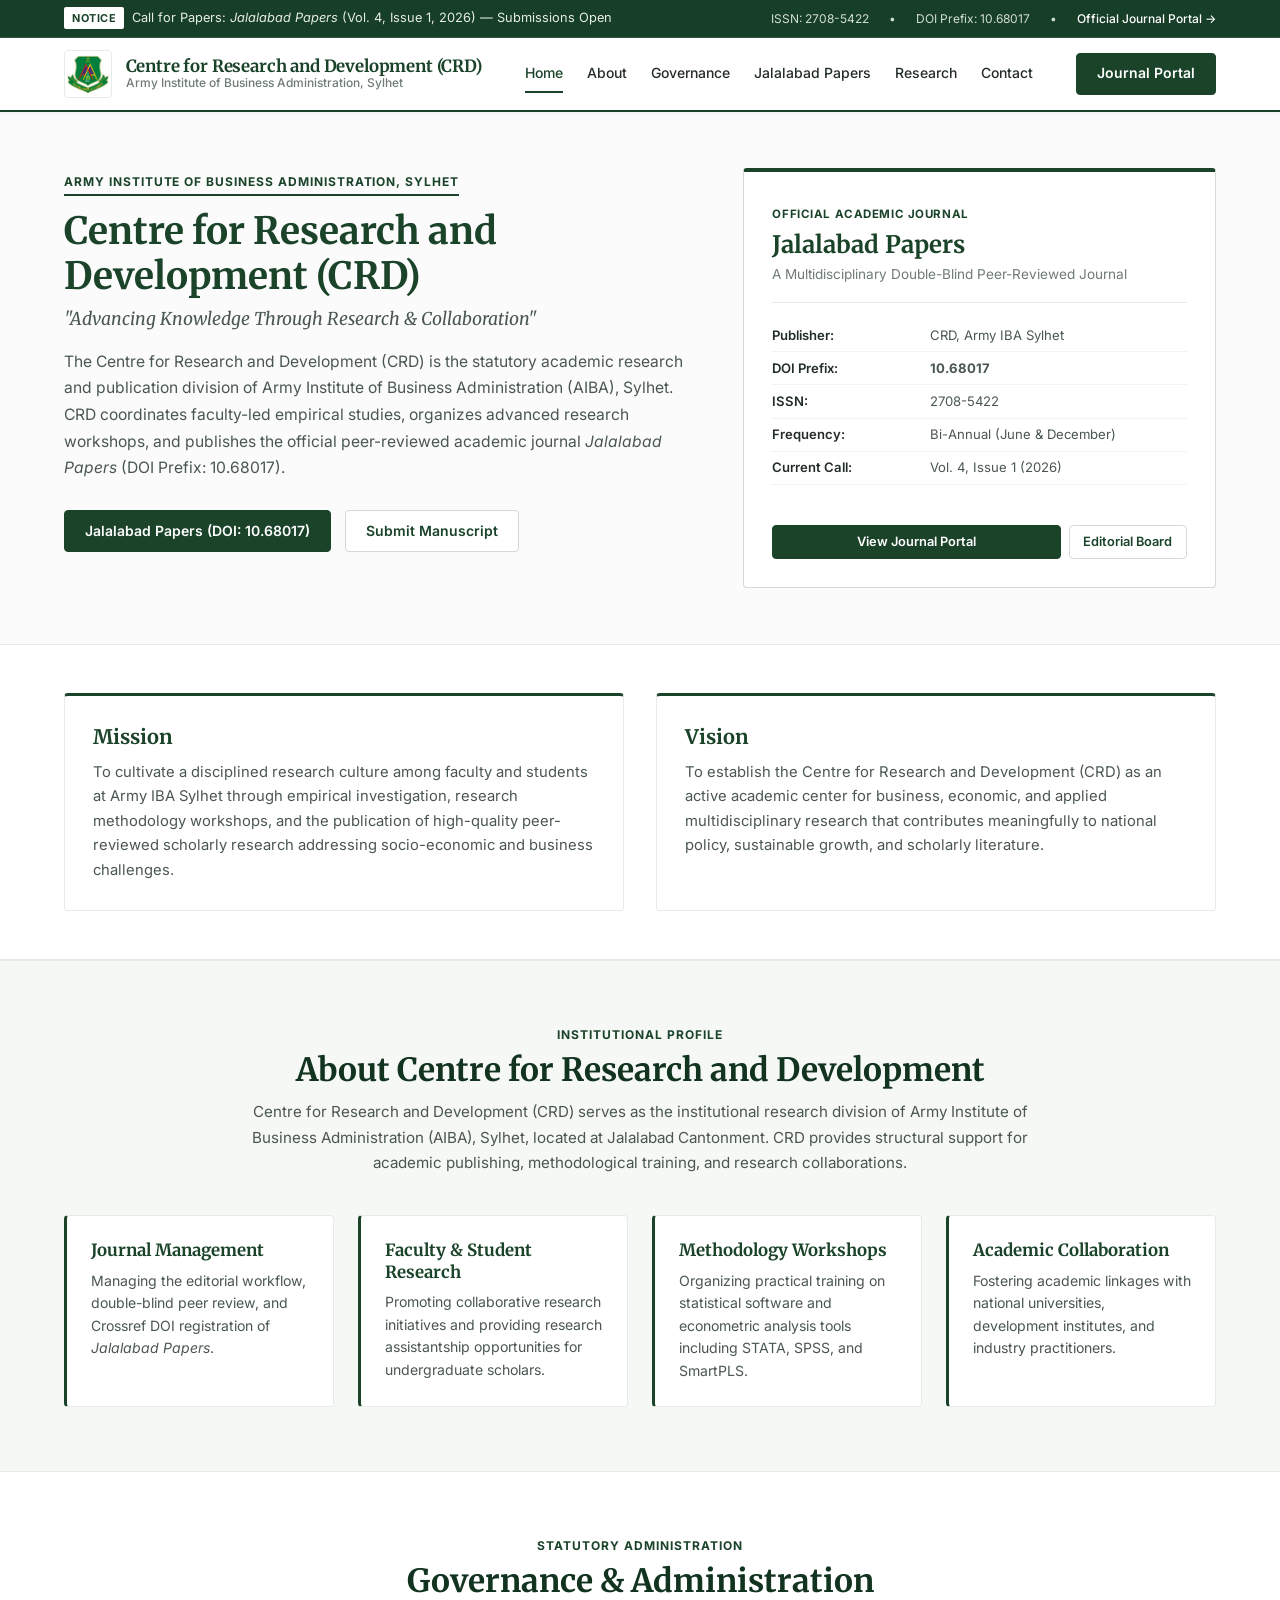
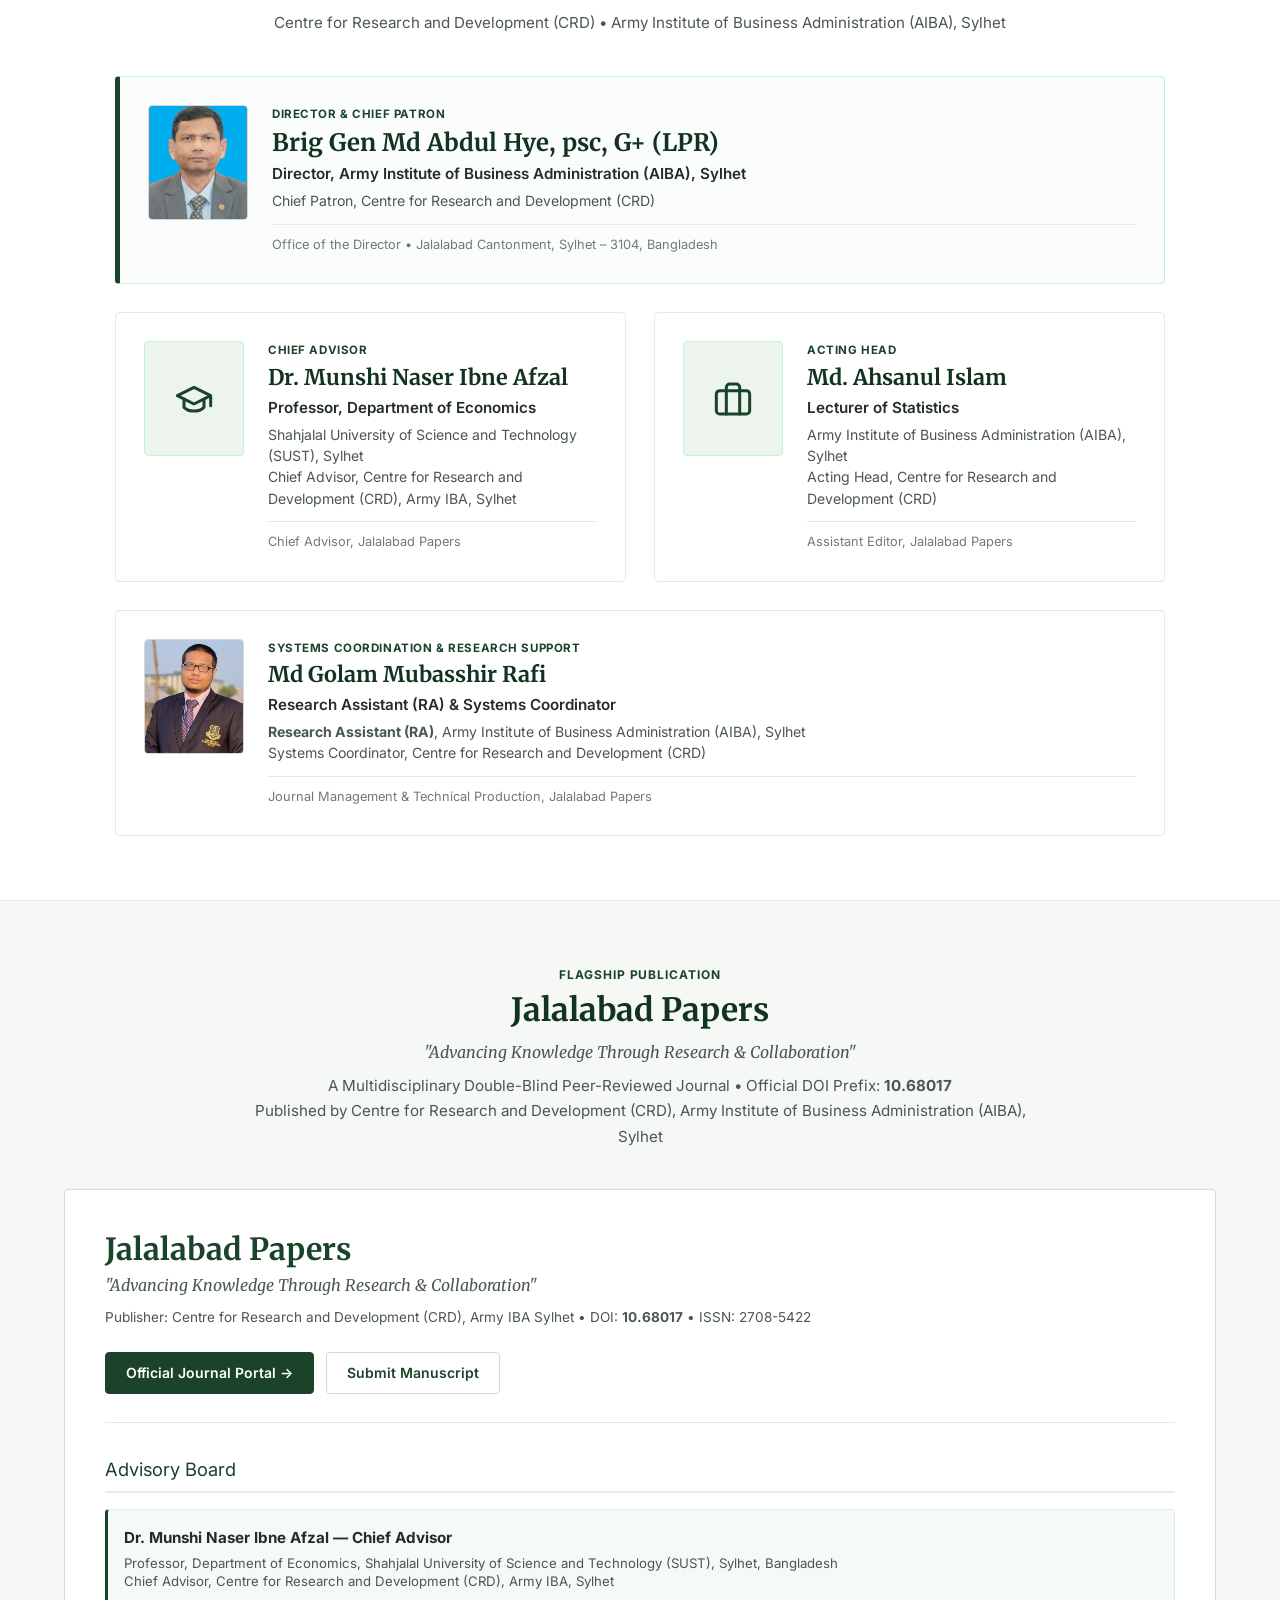
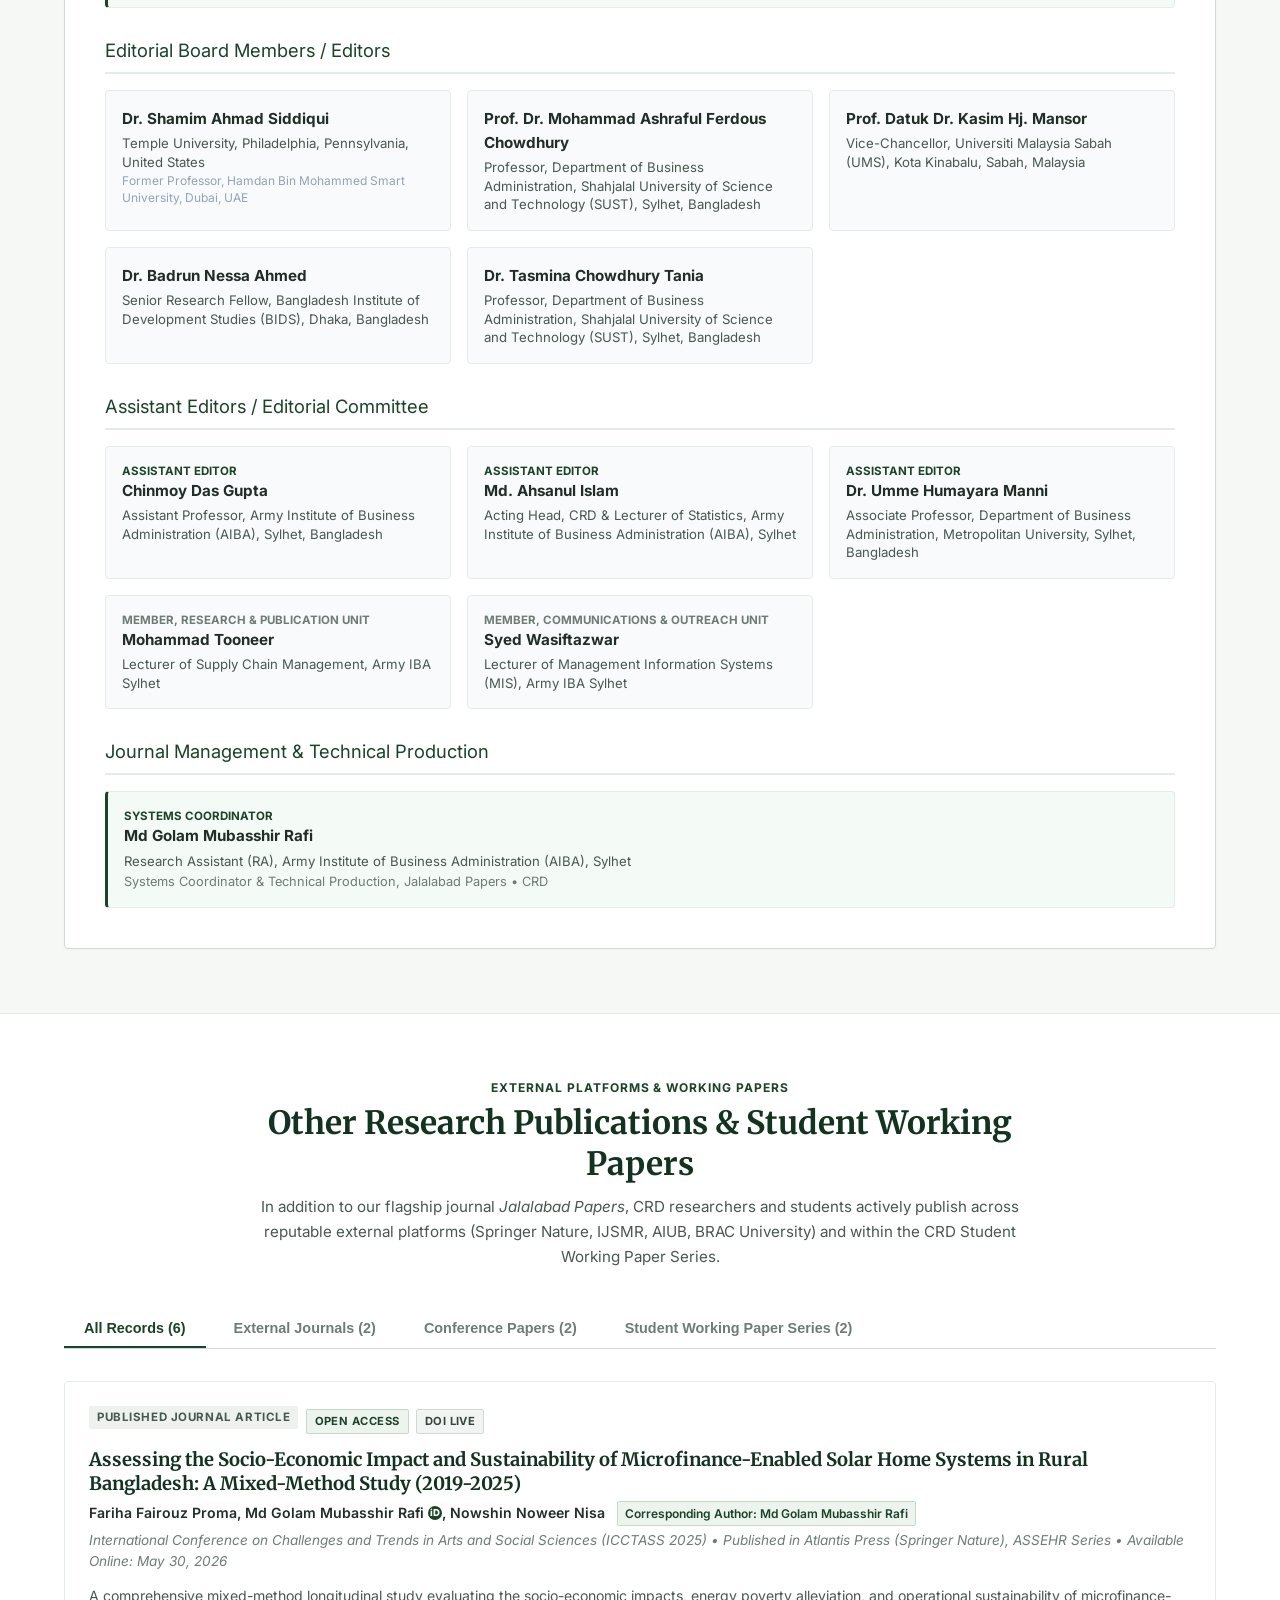
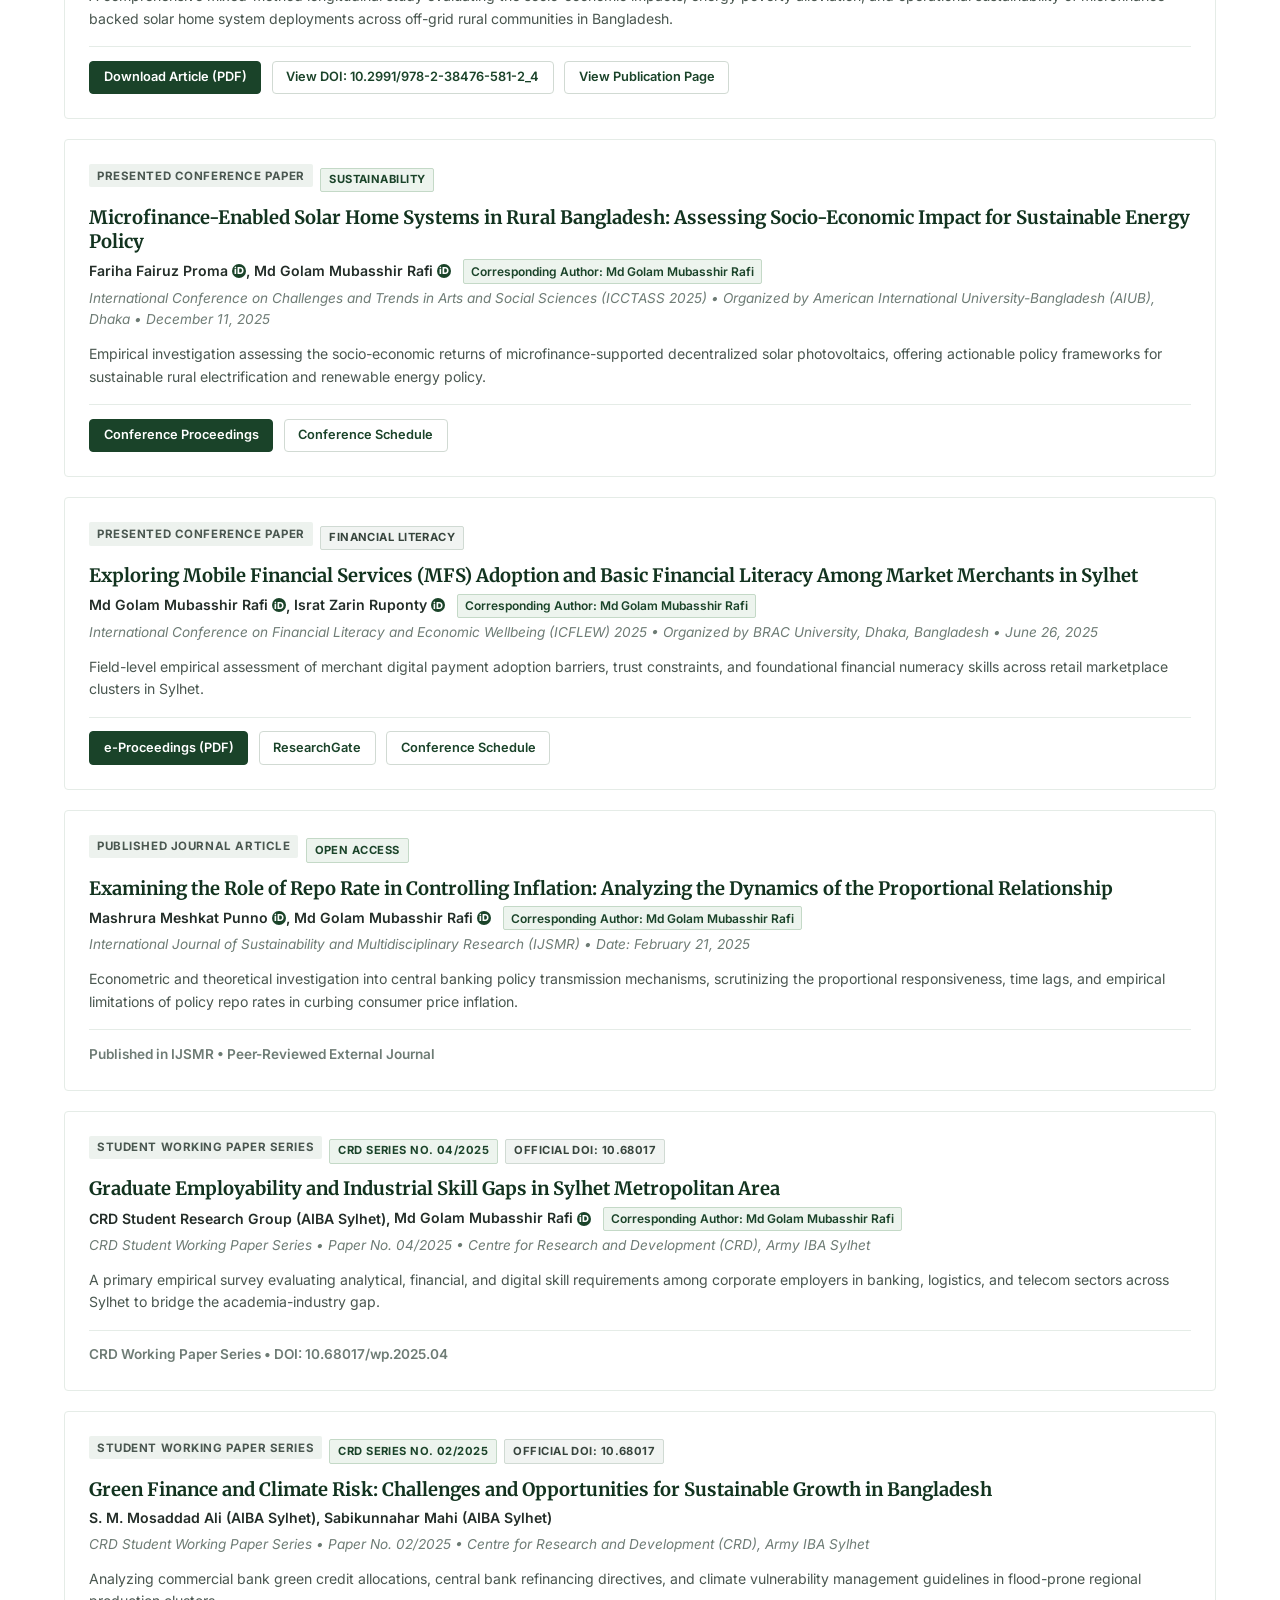
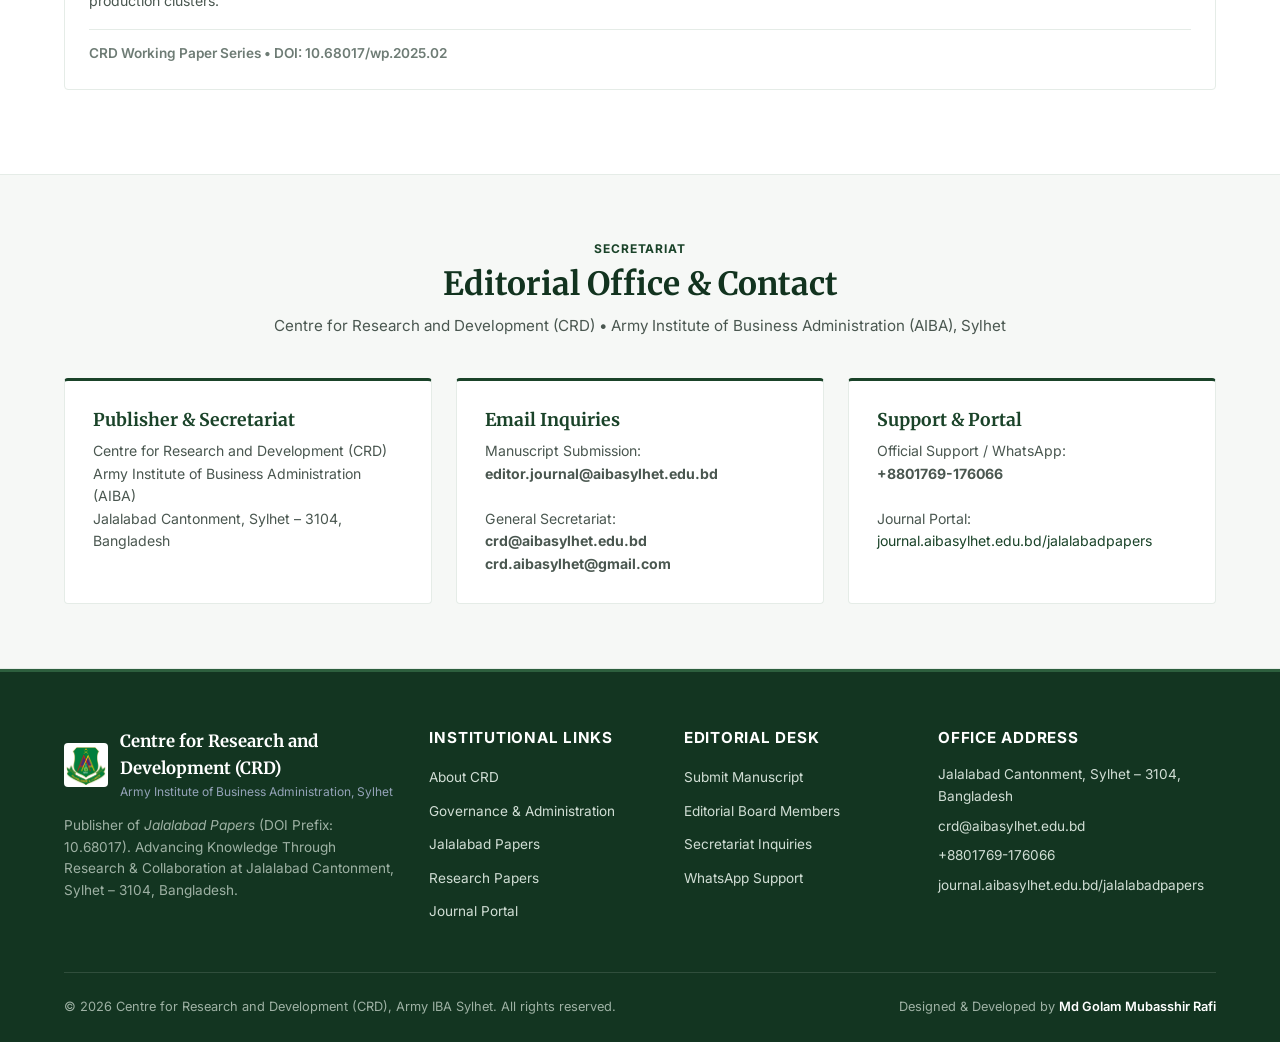
<file: index.html>
<!DOCTYPE html>
<html lang="en">
<head>
    <meta charset="UTF-8">
    <meta name="viewport" content="width=device-width, initial-scale=1.0">
    
    <!-- Primary Meta Tags -->
    <title>Centre for Research and Development (CRD) | Army IBA Sylhet</title>
    <meta name="title" content="Centre for Research and Development (CRD) | Army IBA Sylhet">
    <meta name="description" content="Official website of the Centre for Research and Development (CRD), Army Institute of Business Administration (AIBA), Sylhet. Publisher of Jalalabad Papers (DOI: 10.68017).">
    <meta name="keywords" content="CRD, Army IBA Sylhet, Jalalabad Papers, Research, AIBA, Business Administration, Economics, Sylhet, Bangladesh, DOI 10.68017">
    <meta name="author" content="Md Golam Mubasshir Rafi">
    <meta name="robots" content="index, follow">
    
    <!-- Open Graph -->
    <meta property="og:type" content="website">
    <meta property="og:url" content="https://journal.aibasylhet.edu.bd/jalalabadpapers">
    <meta property="og:title" content="Centre for Research and Development (CRD) | Army IBA Sylhet">
    <meta property="og:description" content="Centre for Research and Development (CRD), Army Institute of Business Administration (AIBA), Sylhet. Advancing Knowledge Through Research & Collaboration.">
    <meta property="og:image" content="aibalogo.jpg">
    
    <!-- Favicon -->
    <link rel="icon" type="image/jpeg" href="aibalogo.jpg">
    
    <!-- Schema.org JSON-LD -->
    <script type="application/ld+json">
    {
      "@context": "https://schema.org",
      "@type": "ResearchOrganization",
      "name": "Centre for Research and Development (CRD)",
      "url": "https://journal.aibasylhet.edu.bd/jalalabadpapers",
      "logo": "aibalogo.jpg",
      "address": {
        "@type": "PostalAddress",
        "streetAddress": "Jalalabad Cantonment",
        "addressLocality": "Sylhet",
        "postalCode": "3104",
        "addressCountry": "Bangladesh"
      },
      "parentOrganization": {
        "@type": "EducationalOrganization",
        "name": "Army Institute of Business Administration (AIBA), Sylhet"
      }
    }
    </script>
    
    <!-- Google Fonts: Merriweather & Inter -->
    <link rel="preconnect" href="https://fonts.googleapis.com">
    <link rel="preconnect" href="https://fonts.gstatic.com" crossorigin>
    <link href="https://fonts.googleapis.com/css2?family=Inter:wght@400;500;600;700&family=Merriweather:ital,wght@0,400;0,700;1,400&display=swap" rel="stylesheet">
    
    <!-- Stylesheet -->
    <link rel="stylesheet" href="styles.css">
</head>
<body>
    <!-- Top Announcement Strip -->
    <div class="top-notice-bar">
        <div class="container top-notice-content">
            <div class="top-notice-left">
                <span class="notice-badge">Notice</span>
                <span>Call for Papers: <em>Jalalabad Papers</em> (Vol. 4, Issue 1, 2026) — Submissions Open</span>
            </div>
            <div class="top-notice-right">
                <span>ISSN: 2708-5422</span>
                <span>•</span>
                <span>DOI Prefix: 10.68017</span>
                <span>•</span>
                <a href="https://journal.aibasylhet.edu.bd/jalalabadpapers" target="_blank">Official Journal Portal &rarr;</a>
            </div>
        </div>
    </div>

    <!-- Main Institutional Header -->
    <header class="header">
        <div class="container">
            <div class="nav-wrapper">
                <a href="#home" class="logo">
                    <img src="aibalogo.jpg" alt="Army IBA Sylhet Logo" class="crd-institutional-logo">
                    <div class="logo-text-crd">
                        <span class="org-name-main">Centre for Research and Development (CRD)</span>
                        <span class="inst-name-sub">Army Institute of Business Administration, Sylhet</span>
                    </div>
                </a>
                <button class="mobile-nav-toggle" aria-label="Toggle Navigation Menu">
                    <svg class="hamburger-icon" width="24" height="24" viewBox="0 0 24 24" fill="none" stroke="currentColor" stroke-width="2" stroke-linecap="round" stroke-linejoin="round">
                        <line x1="3" y1="12" x2="21" y2="12"></line>
                        <line x1="3" y1="6" x2="21" y2="6"></line>
                        <line x1="3" y1="18" x2="21" y2="18"></line>
                    </svg>
                    <svg class="close-icon" width="24" height="24" viewBox="0 0 24 24" fill="none" stroke="currentColor" stroke-width="2" stroke-linecap="round" stroke-linejoin="round">
                        <line x1="18" y1="6" x2="6" y2="18"></line>
                        <line x1="6" y1="6" x2="18" y2="18"></line>
                    </svg>
                </button>
                <nav class="nav">
                    <a href="#home" class="nav-link active">Home</a>
                    <a href="#about" class="nav-link">About</a>
                    <a href="#governance" class="nav-link">Governance</a>
                    <a href="#journal" class="nav-link">Jalalabad Papers</a>
                    <a href="#publications" class="nav-link">Research</a>
                    <a href="#contact" class="nav-link">Contact</a>
                </nav>
                <a href="https://journal.aibasylhet.edu.bd/jalalabadpapers" target="_blank" class="btn-primary">
                    Journal Portal
                </a>
            </div>
        </div>
    </header>

    <!-- Institutional Hero Section -->
    <section class="hero" id="home">
        <div class="container">
            <div class="hero-content">
                <div class="hero-left">
                    <span class="hero-tag">Army Institute of Business Administration, Sylhet</span>
                    <h1 class="hero-title-main">Centre for Research and Development (CRD)</h1>
                    <div class="hero-subtitle">"Advancing Knowledge Through Research & Collaboration"</div>
                    <p class="hero-description">
                        The Centre for Research and Development (CRD) is the statutory academic research and publication division of Army Institute of Business Administration (AIBA), Sylhet. CRD coordinates faculty-led empirical studies, organizes advanced research workshops, and publishes the official peer-reviewed academic journal <em>Jalalabad Papers</em> (DOI Prefix: 10.68017).
                    </p>
                    <div class="hero-buttons">
                        <a href="#journal" class="btn-primary">Jalalabad Papers (DOI: 10.68017)</a>
                        <a href="mailto:editor.journal@aibasylhet.edu.bd" class="btn-secondary">Submit Manuscript</a>
                    </div>
                </div>

                <!-- Right Side: Official Journal Box -->
                <div class="hero-right">
                    <div class="journal-hero-banner">
                        <div class="journal-hero-header">
                            <span class="journal-label">Official Academic Journal</span>
                            <h2 class="journal-hero-title">Jalalabad Papers</h2>
                            <div class="journal-hero-meta">A Multidisciplinary Double-Blind Peer-Reviewed Journal</div>
                        </div>
                        <div class="journal-hero-body">
                            <table class="journal-meta-table">
                                <tr>
                                    <td class="label">Publisher:</td>
                                    <td class="val">CRD, Army IBA Sylhet</td>
                                </tr>
                                <tr>
                                    <td class="label">DOI Prefix:</td>
                                    <td class="val"><strong>10.68017</strong></td>
                                </tr>
                                <tr>
                                    <td class="label">ISSN:</td>
                                    <td class="val">2708-5422</td>
                                </tr>
                                <tr>
                                    <td class="label">Frequency:</td>
                                    <td class="val">Bi-Annual (June & December)</td>
                                </tr>
                                <tr>
                                    <td class="label">Current Call:</td>
                                    <td class="val">Vol. 4, Issue 1 (2026)</td>
                                </tr>
                            </table>
                        </div>
                        <div style="display: flex; gap: 0.5rem;">
                            <a href="https://journal.aibasylhet.edu.bd/jalalabadpapers" target="_blank" class="btn-primary btn-small" style="flex: 1;">
                                View Journal Portal
                            </a>
                            <a href="#journal" class="btn-secondary btn-small">Editorial Board</a>
                        </div>
                    </div>
                </div>
            </div>
        </div>
    </section>

    <!-- Mission & Vision Section (Academic Two-Column Block) -->
    <section class="mission-vision-section">
        <div class="container">
            <div class="mission-vision-grid">
                <div class="mv-card">
                    <h3 class="mv-title">Mission</h3>
                    <p class="mv-text">
                        To cultivate a disciplined research culture among faculty and students at Army IBA Sylhet through empirical investigation, research methodology workshops, and the publication of high-quality peer-reviewed scholarly research addressing socio-economic and business challenges.
                    </p>
                </div>
                <div class="mv-card vision">
                    <h3 class="mv-title">Vision</h3>
                    <p class="mv-text">
                        To establish the Centre for Research and Development (CRD) as an active academic center for business, economic, and applied multidisciplinary research that contributes meaningfully to national policy, sustainable growth, and scholarly literature.
                    </p>
                </div>
            </div>
        </div>
    </section>

    <!-- About & Institutional Scope -->
    <section class="section alt-bg" id="about">
        <div class="container">
            <div class="section-header">
                <span class="section-tag">Institutional Profile</span>
                <h2 class="section-title">About Centre for Research and Development</h2>
                <p class="section-lead">
                    Centre for Research and Development (CRD) serves as the institutional research division of Army Institute of Business Administration (AIBA), Sylhet, located at Jalalabad Cantonment. CRD provides structural support for academic publishing, methodological training, and research collaborations.
                </p>
            </div>

            <div class="mandate-grid">
                <div class="mandate-box">
                    <h3>Journal Management</h3>
                    <p>Managing the editorial workflow, double-blind peer review, and Crossref DOI registration of <em>Jalalabad Papers</em>.</p>
                </div>
                <div class="mandate-box">
                    <h3>Faculty & Student Research</h3>
                    <p>Promoting collaborative research initiatives and providing research assistantship opportunities for undergraduate scholars.</p>
                </div>
                <div class="mandate-box">
                    <h3>Methodology Workshops</h3>
                    <p>Organizing practical training on statistical software and econometric analysis tools including STATA, SPSS, and SmartPLS.</p>
                </div>
                <div class="mandate-box">
                    <h3>Academic Collaboration</h3>
                    <p>Fostering academic linkages with national universities, development institutes, and industry practitioners.</p>
                </div>
            </div>
        </div>
    </section>

    <!-- Governance & Administration -->
    <section class="section" id="governance">
        <div class="container">
            <div class="section-header">
                <span class="section-tag">Statutory Administration</span>
                <h2 class="section-title">Governance & Administration</h2>
                <p class="section-lead">
                    Centre for Research and Development (CRD) • Army Institute of Business Administration (AIBA), Sylhet
                </p>
            </div>

            <div class="governance-grid">
                <!-- Tier 1: Director Card -->
                <div class="gov-card patron-card">
                    <div class="gov-avatar">
                        <img src="photos/team/director.jpeg" alt="Brig Gen Md Abdul Hye, psc, G+ (LPR)">
                    </div>
                    <div class="gov-details">
                        <span class="gov-tier">Director &amp; Chief Patron</span>
                        <h3 class="gov-name">Brig Gen Md Abdul Hye, psc, G+ (LPR)</h3>
                        <div class="gov-title">Director, Army Institute of Business Administration (AIBA), Sylhet</div>
                        <div class="gov-role">
                            Chief Patron, Centre for Research and Development (CRD)
                        </div>
                        <div class="gov-meta">
                            <span>Office of the Director • Jalalabad Cantonment, Sylhet – 3104, Bangladesh</span>
                        </div>
                    </div>
                </div>

                <!-- Tier 2: Dr. Munshi Naser Ibne Afzal -->
                <div class="gov-card">
                    <div class="gov-avatar-icon">
                        <svg width="40" height="40" viewBox="0 0 24 24" fill="none" stroke="currentColor" stroke-width="1.8" stroke-linecap="round" stroke-linejoin="round"><path d="M22 10v6M2 10l10-5 10 5-10 5z"/><path d="M6 12v5c3 3 9 3 12 0v-5"/></svg>
                    </div>
                    <div class="gov-details">
                        <span class="gov-tier">Chief Advisor</span>
                        <h3 class="gov-name">Dr. Munshi Naser Ibne Afzal</h3>
                        <div class="gov-title">Professor, Department of Economics</div>
                        <div class="gov-role">
                            Shahjalal University of Science and Technology (SUST), Sylhet<br>
                            Chief Advisor, Centre for Research and Development (CRD), Army IBA, Sylhet
                        </div>
                        <div class="gov-meta">
                            <span>Chief Advisor, Jalalabad Papers</span>
                        </div>
                    </div>
                </div>

                <!-- Tier 3: Md. Ahsanul Islam -->
                <div class="gov-card">
                    <div class="gov-avatar-icon">
                        <svg width="40" height="40" viewBox="0 0 24 24" fill="none" stroke="currentColor" stroke-width="1.8" stroke-linecap="round" stroke-linejoin="round"><rect x="2" y="7" width="20" height="14" rx="2" ry="2"/><path d="M16 21V5a2 2 0 0 0-2-2h-4a2 2 0 0 0-2 2v16"/></svg>
                    </div>
                    <div class="gov-details">
                        <span class="gov-tier">Acting Head</span>
                        <h3 class="gov-name">Md. Ahsanul Islam</h3>
                        <div class="gov-title">Lecturer of Statistics</div>
                        <div class="gov-role">
                            Army Institute of Business Administration (AIBA), Sylhet<br>
                            Acting Head, Centre for Research and Development (CRD)
                        </div>
                        <div class="gov-meta">
                            <span>Assistant Editor, Jalalabad Papers</span>
                        </div>
                    </div>
                </div>

                <!-- Tier 4: Md Golam Mubasshir Rafi -->
                <div class="gov-card" style="grid-column: span 2;">
                    <div class="gov-avatar">
                        <img src="photos/team/rsz_rafi_img_01_1.jpg" alt="Md Golam Mubasshir Rafi">
                    </div>
                    <div class="gov-details">
                        <span class="gov-tier">Systems Coordination & Research Support</span>
                        <h3 class="gov-name">Md Golam Mubasshir Rafi</h3>
                        <div class="gov-title">Research Assistant (RA) & Systems Coordinator</div>
                        <div class="gov-role">
                            <strong>Research Assistant (RA)</strong>, Army Institute of Business Administration (AIBA), Sylhet<br>
                            <span>Systems Coordinator, Centre for Research and Development (CRD)</span>
                        </div>
                        <div class="gov-meta">
                            <span>Journal Management & Technical Production, Jalalabad Papers</span>
                        </div>
                    </div>
                </div>
            </div>
        </div>
    </section>

    <!-- Jalalabad Papers Official Showcase -->
    <section class="section alt-bg" id="journal">
        <div class="container">
            <div class="section-header">
                <span class="section-tag">Flagship Publication</span>
                <h2 class="section-title">Jalalabad Papers</h2>
                <div class="journal-motto">"Advancing Knowledge Through Research & Collaboration"</div>
                <p class="section-lead">
                    A Multidisciplinary Double-Blind Peer-Reviewed Journal • Official DOI Prefix: <strong>10.68017</strong><br>
                    Published by Centre for Research and Development (CRD), Army Institute of Business Administration (AIBA), Sylhet
                </p>
            </div>

            <div class="journal-detail-container">
                <div class="journal-masthead">
                    <div class="journal-title-box">
                        <h3>Jalalabad Papers</h3>
                        <div class="journal-motto">"Advancing Knowledge Through Research & Collaboration"</div>
                        <div class="journal-meta-row">
                            Publisher: Centre for Research and Development (CRD), Army IBA Sylhet &bull; DOI: <strong>10.68017</strong> &bull; ISSN: 2708-5422
                        </div>
                    </div>
                    <div style="display: flex; gap: 0.75rem; flex-wrap: wrap;">
                        <a href="https://journal.aibasylhet.edu.bd/jalalabadpapers" target="_blank" class="btn-primary">
                            Official Journal Portal &rarr;
                        </a>
                        <a href="mailto:editor.journal@aibasylhet.edu.bd" class="btn-secondary">
                            Submit Manuscript
                        </a>
                    </div>
                </div>

                <!-- Advisory Board -->
                <div class="board-group-title">Advisory Board</div>
                <div class="board-item" style="background: #f4faf6; border-left: 3px solid var(--primary-green); margin-bottom: 1.5rem;">
                    <strong>Dr. Munshi Naser Ibne Afzal — Chief Advisor</strong>
                    <span>Professor, Department of Economics, Shahjalal University of Science and Technology (SUST), Sylhet, Bangladesh</span>
                    <span>Chief Advisor, Centre for Research and Development (CRD), Army IBA, Sylhet</span>
                </div>

                <!-- Editorial Board Members / Editors -->
                <div class="board-group-title">Editorial Board Members / Editors</div>
                <div class="board-grid">
                    <div class="board-item">
                        <strong>Dr. Shamim Ahmad Siddiqui</strong>
                        <span>Temple University, Philadelphia, Pennsylvania, United States</span>
                        <span style="font-size: 0.75rem; color: #94a3b8; margin-top: 2px;">Former Professor, Hamdan Bin Mohammed Smart University, Dubai, UAE</span>
                    </div>
                    <div class="board-item">
                        <strong>Prof. Dr. Mohammad Ashraful Ferdous Chowdhury</strong>
                        <span>Professor, Department of Business Administration, Shahjalal University of Science and Technology (SUST), Sylhet, Bangladesh</span>
                    </div>
                    <div class="board-item">
                        <strong>Prof. Datuk Dr. Kasim Hj. Mansor</strong>
                        <span>Vice-Chancellor, Universiti Malaysia Sabah (UMS), Kota Kinabalu, Sabah, Malaysia</span>
                    </div>
                    <div class="board-item">
                        <strong>Dr. Badrun Nessa Ahmed</strong>
                        <span>Senior Research Fellow, Bangladesh Institute of Development Studies (BIDS), Dhaka, Bangladesh</span>
                    </div>
                    <div class="board-item">
                        <strong>Dr. Tasmina Chowdhury Tania</strong>
                        <span>Professor, Department of Business Administration, Shahjalal University of Science and Technology (SUST), Sylhet, Bangladesh</span>
                    </div>
                </div>

                <!-- Assistant Editors / Editorial Committee -->
                <div class="board-group-title">Assistant Editors / Editorial Committee</div>
                <div class="board-grid">
                    <div class="board-item">
                        <span style="font-size: 0.72rem; font-weight: 700; color: var(--primary-green); text-transform: uppercase;">Assistant Editor</span>
                        <strong>Chinmoy Das Gupta</strong>
                        <span>Assistant Professor, Army Institute of Business Administration (AIBA), Sylhet, Bangladesh</span>
                    </div>
                    <div class="board-item">
                        <span style="font-size: 0.72rem; font-weight: 700; color: var(--primary-green); text-transform: uppercase;">Assistant Editor</span>
                        <strong>Md. Ahsanul Islam</strong>
                        <span>Acting Head, CRD & Lecturer of Statistics, Army Institute of Business Administration (AIBA), Sylhet</span>
                    </div>
                    <div class="board-item">
                        <span style="font-size: 0.72rem; font-weight: 700; color: var(--primary-green); text-transform: uppercase;">Assistant Editor</span>
                        <strong>Dr. Umme Humayara Manni</strong>
                        <span>Associate Professor, Department of Business Administration, Metropolitan University, Sylhet, Bangladesh</span>
                    </div>
                    <div class="board-item">
                        <span style="font-size: 0.72rem; font-weight: 700; color: var(--text-muted); text-transform: uppercase;">Member, Research & Publication Unit</span>
                        <strong>Mohammad Tooneer</strong>
                        <span>Lecturer of Supply Chain Management, Army IBA Sylhet</span>
                    </div>
                    <div class="board-item">
                        <span style="font-size: 0.72rem; font-weight: 700; color: var(--text-muted); text-transform: uppercase;">Member, Communications & Outreach Unit</span>
                        <strong>Syed Wasiftazwar</strong>
                        <span>Lecturer of Management Information Systems (MIS), Army IBA Sylhet</span>
                    </div>
                </div>

                <!-- Journal Management & Technical Production -->
                <div class="board-group-title">Journal Management & Technical Production</div>
                <div class="board-item" style="background: #f4faf6; border-left: 3px solid var(--primary-green);">
                    <span style="font-size: 0.72rem; font-weight: 700; color: var(--primary-green); text-transform: uppercase;">Systems Coordinator</span>
                    <strong>Md Golam Mubasshir Rafi</strong>
                    <span>Research Assistant (RA), Army Institute of Business Administration (AIBA), Sylhet</span>
                    <span style="color: var(--text-muted); font-size: 0.8rem; margin-top: 3px;">Systems Coordinator &amp; Technical Production, Jalalabad Papers &bull; CRD</span>
                </div>
            </div>
        </div>
    </section>

    <!-- Research Publications Repository -->
    <section class="section" id="publications">
        <div class="container">
            <div class="section-header">
                <span class="section-tag">External Platforms &amp; Working Papers</span>
                <h2 class="section-title">Other Research Publications &amp; Student Working Papers</h2>
                <p class="section-lead">
                    In addition to our flagship journal <em>Jalalabad Papers</em>, CRD researchers and students actively publish across reputable external platforms (Springer Nature, IJSMR, AIUB, BRAC University) and within the CRD Student Working Paper Series.
                </p>
            </div>

            <div class="pub-filter-nav">
                <button class="pub-filter-btn active" data-filter="all">All Records (6)</button>
                <button class="pub-filter-btn" data-filter="journal">External Journals (2)</button>
                <button class="pub-filter-btn" data-filter="conference">Conference Papers (2)</button>
                <button class="pub-filter-btn" data-filter="working-paper">Student Working Paper Series (2)</button>
            </div>

            <div class="publications-list">
                <!-- Paper 1: Atlantis Press / Springer Nature -->
                <div class="pub-entry" data-category="journal">
                    <div class="pub-badges">
                        <span class="pub-type-tag">Published Journal Article</span>
                        <span class="pub-badge-green">Open Access</span>
                        <span class="pub-badge-slate">DOI Live</span>
                    </div>
                    <h3 class="pub-title">Assessing the Socio-Economic Impact and Sustainability of Microfinance-Enabled Solar Home Systems in Rural Bangladesh: A Mixed-Method Study (2019-2025)</h3>
                    <div class="pub-authors">
                        <span>Fariha Fairouz Proma</span>, 
                        <a href="https://orcid.org/0009-0007-4015-8354" target="_blank" class="orcid-author">Md Golam Mubasshir Rafi <span class="orcid-icon" title="ORCID: 0009-0007-4015-8354">iD</span></a>, 
                        <span>Nowshin Noweer Nisa</span>
                        <span class="corresponding-badge">Corresponding Author: Md Golam Mubasshir Rafi</span>
                    </div>
                    <div class="pub-source">
                        International Conference on Challenges and Trends in Arts and Social Sciences (ICCTASS 2025) &bull; Published in Atlantis Press (Springer Nature), ASSEHR Series &bull; Available Online: May 30, 2026
                    </div>
                    <p class="pub-summary">
                        A comprehensive mixed-method longitudinal study evaluating the socio-economic impacts, energy poverty alleviation, and operational sustainability of microfinance-backed solar home system deployments across off-grid rural communities in Bangladesh.
                    </p>
                    <div class="pub-actions">
                        <a href="https://www.atlantis-press.com/article/126024684.pdf" target="_blank" class="btn-primary btn-small">Download Article (PDF)</a>
                        <a href="https://doi.org/10.2991/978-2-38476-581-2_4" target="_blank" class="btn-secondary btn-small">View DOI: 10.2991/978-2-38476-581-2_4</a>
                        <a href="https://www.atlantis-press.com/proceedings/icctass-25/126024684" target="_blank" class="btn-secondary btn-small">View Publication Page</a>
                    </div>
                </div>

                <!-- Paper 2: ICCTASS 2025 (AIUB) -->
                <div class="pub-entry" data-category="conference">
                    <div class="pub-badges">
                        <span class="pub-type-tag">Presented Conference Paper</span>
                        <span class="pub-badge-green">Sustainability</span>
                    </div>
                    <h3 class="pub-title">Microfinance-Enabled Solar Home Systems in Rural Bangladesh: Assessing Socio-Economic Impact for Sustainable Energy Policy</h3>
                    <div class="pub-authors">
                        <a href="https://orcid.org/0009-0007-8265-775X" target="_blank" class="orcid-author">Fariha Fairuz Proma <span class="orcid-icon" title="ORCID: 0009-0007-8265-775X">iD</span></a>, 
                        <a href="https://orcid.org/0009-0007-4015-8354" target="_blank" class="orcid-author">Md Golam Mubasshir Rafi <span class="orcid-icon" title="ORCID: 0009-0007-4015-8354">iD</span></a>
                        <span class="corresponding-badge">Corresponding Author: Md Golam Mubasshir Rafi</span>
                    </div>
                    <div class="pub-source">
                        International Conference on Challenges and Trends in Arts and Social Sciences (ICCTASS 2025) &bull; Organized by American International University-Bangladesh (AIUB), Dhaka &bull; December 11, 2025
                    </div>
                    <p class="pub-summary">
                        Empirical investigation assessing the socio-economic returns of microfinance-supported decentralized solar photovoltaics, offering actionable policy frameworks for sustainable rural electrification and renewable energy policy.
                    </p>
                    <div class="pub-actions">
                        <a href="https://icctass.aiub.edu/view/proceedings/icctass2025.html" target="_blank" class="btn-primary btn-small">Conference Proceedings</a>
                        <a href="https://icctass.aiub.edu/view/schedules/online-schedule.html" target="_blank" class="btn-secondary btn-small">Conference Schedule</a>
                    </div>
                </div>

                <!-- Paper 3: ICFLEW 2025 (BRAC University) -->
                <div class="pub-entry" data-category="conference">
                    <div class="pub-badges">
                        <span class="pub-type-tag">Presented Conference Paper</span>
                        <span class="pub-badge-slate">Financial Literacy</span>
                    </div>
                    <h3 class="pub-title">Exploring Mobile Financial Services (MFS) Adoption and Basic Financial Literacy Among Market Merchants in Sylhet</h3>
                    <div class="pub-authors">
                        <a href="https://orcid.org/0009-0007-4015-8354" target="_blank" class="orcid-author">Md Golam Mubasshir Rafi <span class="orcid-icon" title="ORCID: 0009-0007-4015-8354">iD</span></a>, 
                        <a href="https://orcid.org/0009-0007-4844-1154" target="_blank" class="orcid-author">Israt Zarin Ruponty <span class="orcid-icon" title="ORCID: 0009-0007-4844-1154">iD</span></a>
                        <span class="corresponding-badge">Corresponding Author: Md Golam Mubasshir Rafi</span>
                    </div>
                    <div class="pub-source">
                        International Conference on Financial Literacy and Economic Wellbeing (ICFLEW) 2025 &bull; Organized by BRAC University, Dhaka, Bangladesh &bull; June 26, 2025
                    </div>
                    <p class="pub-summary">
                        Field-level empirical assessment of merchant digital payment adoption barriers, trust constraints, and foundational financial numeracy skills across retail marketplace clusters in Sylhet.
                    </p>
                    <div class="pub-actions">
                        <a href="https://icflew.bracu.ac.bd/e-Proceedings_ICFLEW2025_Final.pdf" target="_blank" class="btn-primary btn-small">e-Proceedings (PDF)</a>
                        <a href="https://www.researchgate.net/publication/393061631_Exploring_Mobile_Financial_Services_MFS_Adoption_and_Basic_Financial_Literacy_among_Market_Merchants_in_Sylhet" target="_blank" class="btn-secondary btn-small">ResearchGate</a>
                        <a href="https://icflew.bracu.ac.bd/schedule.html" target="_blank" class="btn-secondary btn-small">Conference Schedule</a>
                    </div>
                </div>

                <!-- Paper 4: IJSMR -->
                <div class="pub-entry" data-category="journal">
                    <div class="pub-badges">
                        <span class="pub-type-tag">Published Journal Article</span>
                        <span class="pub-badge-green">Open Access</span>
                    </div>
                    <h3 class="pub-title">Examining the Role of Repo Rate in Controlling Inflation: Analyzing the Dynamics of the Proportional Relationship</h3>
                    <div class="pub-authors">
                        <a href="https://orcid.org/0009-0002-1022-7324" target="_blank" class="orcid-author">Mashrura Meshkat Punno <span class="orcid-icon" title="ORCID: 0009-0002-1022-7324">iD</span></a>, 
                        <a href="https://orcid.org/0009-0007-4015-8354" target="_blank" class="orcid-author">Md Golam Mubasshir Rafi <span class="orcid-icon" title="ORCID: 0009-0007-4015-8354">iD</span></a>
                        <span class="corresponding-badge">Corresponding Author: Md Golam Mubasshir Rafi</span>
                    </div>
                    <div class="pub-source">
                        International Journal of Sustainability and Multidisciplinary Research (IJSMR) &bull; Date: February 21, 2025
                    </div>
                    <p class="pub-summary">
                        Econometric and theoretical investigation into central banking policy transmission mechanisms, scrutinizing the proportional responsiveness, time lags, and empirical limitations of policy repo rates in curbing consumer price inflation.
                    </p>
                    <div class="pub-actions">
                        <span style="font-size: 0.85rem; color: var(--text-muted); font-weight: 600;">Published in IJSMR &bull; Peer-Reviewed External Journal</span>
                    </div>
                </div>

                <!-- Paper 5: CRD Student Working Paper Series 04 -->
                <div class="pub-entry" data-category="working-paper">
                    <div class="pub-badges">
                        <span class="pub-type-tag">Student Working Paper Series</span>
                        <span class="pub-badge-green">CRD Series No. 04/2025</span>
                        <span class="pub-badge-slate">Official DOI: 10.68017</span>
                    </div>
                    <h3 class="pub-title">Graduate Employability and Industrial Skill Gaps in Sylhet Metropolitan Area</h3>
                    <div class="pub-authors">
                        <span>CRD Student Research Group (AIBA Sylhet)</span>, 
                        <a href="https://orcid.org/0009-0007-4015-8354" target="_blank" class="orcid-author">Md Golam Mubasshir Rafi <span class="orcid-icon" title="ORCID: 0009-0007-4015-8354">iD</span></a>
                        <span class="corresponding-badge">Corresponding Author: Md Golam Mubasshir Rafi</span>
                    </div>
                    <div class="pub-source">
                        CRD Student Working Paper Series &bull; Paper No. 04/2025 &bull; Centre for Research and Development (CRD), Army IBA Sylhet
                    </div>
                    <p class="pub-summary">
                        A primary empirical survey evaluating analytical, financial, and digital skill requirements among corporate employers in banking, logistics, and telecom sectors across Sylhet to bridge the academia-industry gap.
                    </p>
                    <div class="pub-actions">
                        <span style="font-size: 0.85rem; color: var(--text-muted); font-weight: 600;">CRD Working Paper Series &bull; DOI: 10.68017/wp.2025.04</span>
                    </div>
                </div>

                <!-- Paper 6: CRD Student Working Paper Series 02 -->
                <div class="pub-entry" data-category="working-paper">
                    <div class="pub-badges">
                        <span class="pub-type-tag">Student Working Paper Series</span>
                        <span class="pub-badge-green">CRD Series No. 02/2025</span>
                        <span class="pub-badge-slate">Official DOI: 10.68017</span>
                    </div>
                    <h3 class="pub-title">Green Finance and Climate Risk: Challenges and Opportunities for Sustainable Growth in Bangladesh</h3>
                    <div class="pub-authors">
                        <span>S. M. Mosaddad Ali (AIBA Sylhet)</span>, 
                        <span>Sabikunnahar Mahi (AIBA Sylhet)</span>
                    </div>
                    <div class="pub-source">
                        CRD Student Working Paper Series &bull; Paper No. 02/2025 &bull; Centre for Research and Development (CRD), Army IBA Sylhet
                    </div>
                    <p class="pub-summary">
                        Analyzing commercial bank green credit allocations, central bank refinancing directives, and climate vulnerability management guidelines in flood-prone regional production clusters.
                    </p>
                    <div class="pub-actions">
                        <span style="font-size: 0.85rem; color: var(--text-muted); font-weight: 600;">CRD Working Paper Series &bull; DOI: 10.68017/wp.2025.02</span>
                    </div>
                </div>
            </div>
        </div>
    </section>

    <!-- Editorial Office & Contact Section -->
    <section class="section alt-bg" id="contact">
        <div class="container">
            <div class="section-header">
                <span class="section-tag">Secretariat</span>
                <h2 class="section-title">Editorial Office & Contact</h2>
                <p class="section-lead">
                    Centre for Research and Development (CRD) • Army Institute of Business Administration (AIBA), Sylhet
                </p>
            </div>

            <div class="contact-grid">
                <div class="contact-card">
                    <h4>Publisher & Secretariat</h4>
                    <p>
                        Centre for Research and Development (CRD)<br>
                        Army Institute of Business Administration (AIBA)<br>
                        Jalalabad Cantonment, Sylhet – 3104, Bangladesh
                    </p>
                </div>
                <div class="contact-card">
                    <h4>Email Inquiries</h4>
                    <p>
                        Manuscript Submission:<br>
                        <strong>editor.journal@aibasylhet.edu.bd</strong><br><br>
                        General Secretariat:<br>
                        <strong>crd@aibasylhet.edu.bd</strong><br>
                        <strong>crd.aibasylhet@gmail.com</strong>
                    </p>
                </div>
                <div class="contact-card">
                    <h4>Support & Portal</h4>
                    <p>
                        Official Support / WhatsApp:<br>
                        <strong>+8801769-176066</strong><br><br>
                        Journal Portal:<br>
                        <a href="https://journal.aibasylhet.edu.bd/jalalabadpapers" target="_blank">journal.aibasylhet.edu.bd/jalalabadpapers</a>
                    </p>
                </div>
            </div>
        </div>
    </section>

    <!-- Institutional Footer -->
    <footer class="footer">
        <div class="container">
            <div class="footer-grid">
                <div class="footer-col">
                    <div style="display: flex; align-items: center; gap: 0.75rem; margin-bottom: 0.85rem;">
                        <img src="aibalogo.jpg" alt="AIBA Logo" style="width: 44px; height: 44px; border-radius: 4px; background: white; padding: 2px;">
                        <div>
                            <div style="font-family: var(--font-serif); font-size: 1.05rem; font-weight: 700; color: #ffffff;">Centre for Research and Development (CRD)</div>
                            <div style="font-size: 0.75rem; color: #94a3b8;">Army Institute of Business Administration, Sylhet</div>
                        </div>
                    </div>
                    <p>
                        Publisher of <em>Jalalabad Papers</em> (DOI Prefix: 10.68017). Advancing Knowledge Through Research & Collaboration at Jalalabad Cantonment, Sylhet – 3104, Bangladesh.
                    </p>
                </div>
                <div class="footer-col">
                    <h4>Institutional Links</h4>
                    <ul class="footer-links">
                        <li><a href="#about">About CRD</a></li>
                        <li><a href="#governance">Governance & Administration</a></li>
                        <li><a href="#journal">Jalalabad Papers</a></li>
                        <li><a href="#publications">Research Papers</a></li>
                        <li><a href="https://journal.aibasylhet.edu.bd/jalalabadpapers" target="_blank">Journal Portal</a></li>
                    </ul>
                </div>
                <div class="footer-col">
                    <h4>Editorial Desk</h4>
                    <ul class="footer-links">
                        <li><a href="mailto:editor.journal@aibasylhet.edu.bd">Submit Manuscript</a></li>
                        <li><a href="#journal">Editorial Board Members</a></li>
                        <li><a href="mailto:crd@aibasylhet.edu.bd">Secretariat Inquiries</a></li>
                        <li><a href="tel:+8801769176066">WhatsApp Support</a></li>
                    </ul>
                </div>
                <div class="footer-col">
                    <h4>Office Address</h4>
                    <ul class="footer-contact">
                        <li>Jalalabad Cantonment, Sylhet – 3104, Bangladesh</li>
                        <li>crd@aibasylhet.edu.bd</li>
                        <li>+8801769-176066</li>
                        <li>journal.aibasylhet.edu.bd/jalalabadpapers</li>
                    </ul>
                </div>
            </div>
            <div class="footer-bottom">
                <div>&copy; 2026 Centre for Research and Development (CRD), Army IBA Sylhet. All rights reserved.</div>
                <div>Designed & Developed by <a href="https://gmrafi.com.bd/" target="_blank">Md Golam Mubasshir Rafi</a></div>
            </div>
        </div>
    </footer>

    <!-- Interactive Filter Script -->
    <script>
        document.querySelectorAll('.pub-filter-btn').forEach(btn => {
            btn.addEventListener('click', () => {
                document.querySelectorAll('.pub-filter-btn').forEach(b => b.classList.remove('active'));
                btn.classList.add('active');
                const filter = btn.getAttribute('data-filter');
                document.querySelectorAll('.pub-entry').forEach(entry => {
                    if (filter === 'all' || entry.getAttribute('data-category') === filter) {
                        entry.style.display = 'block';
                    } else {
                        entry.style.display = 'none';
                    }
                });
            });
        });
    </script>
</body>
</html>
</file>
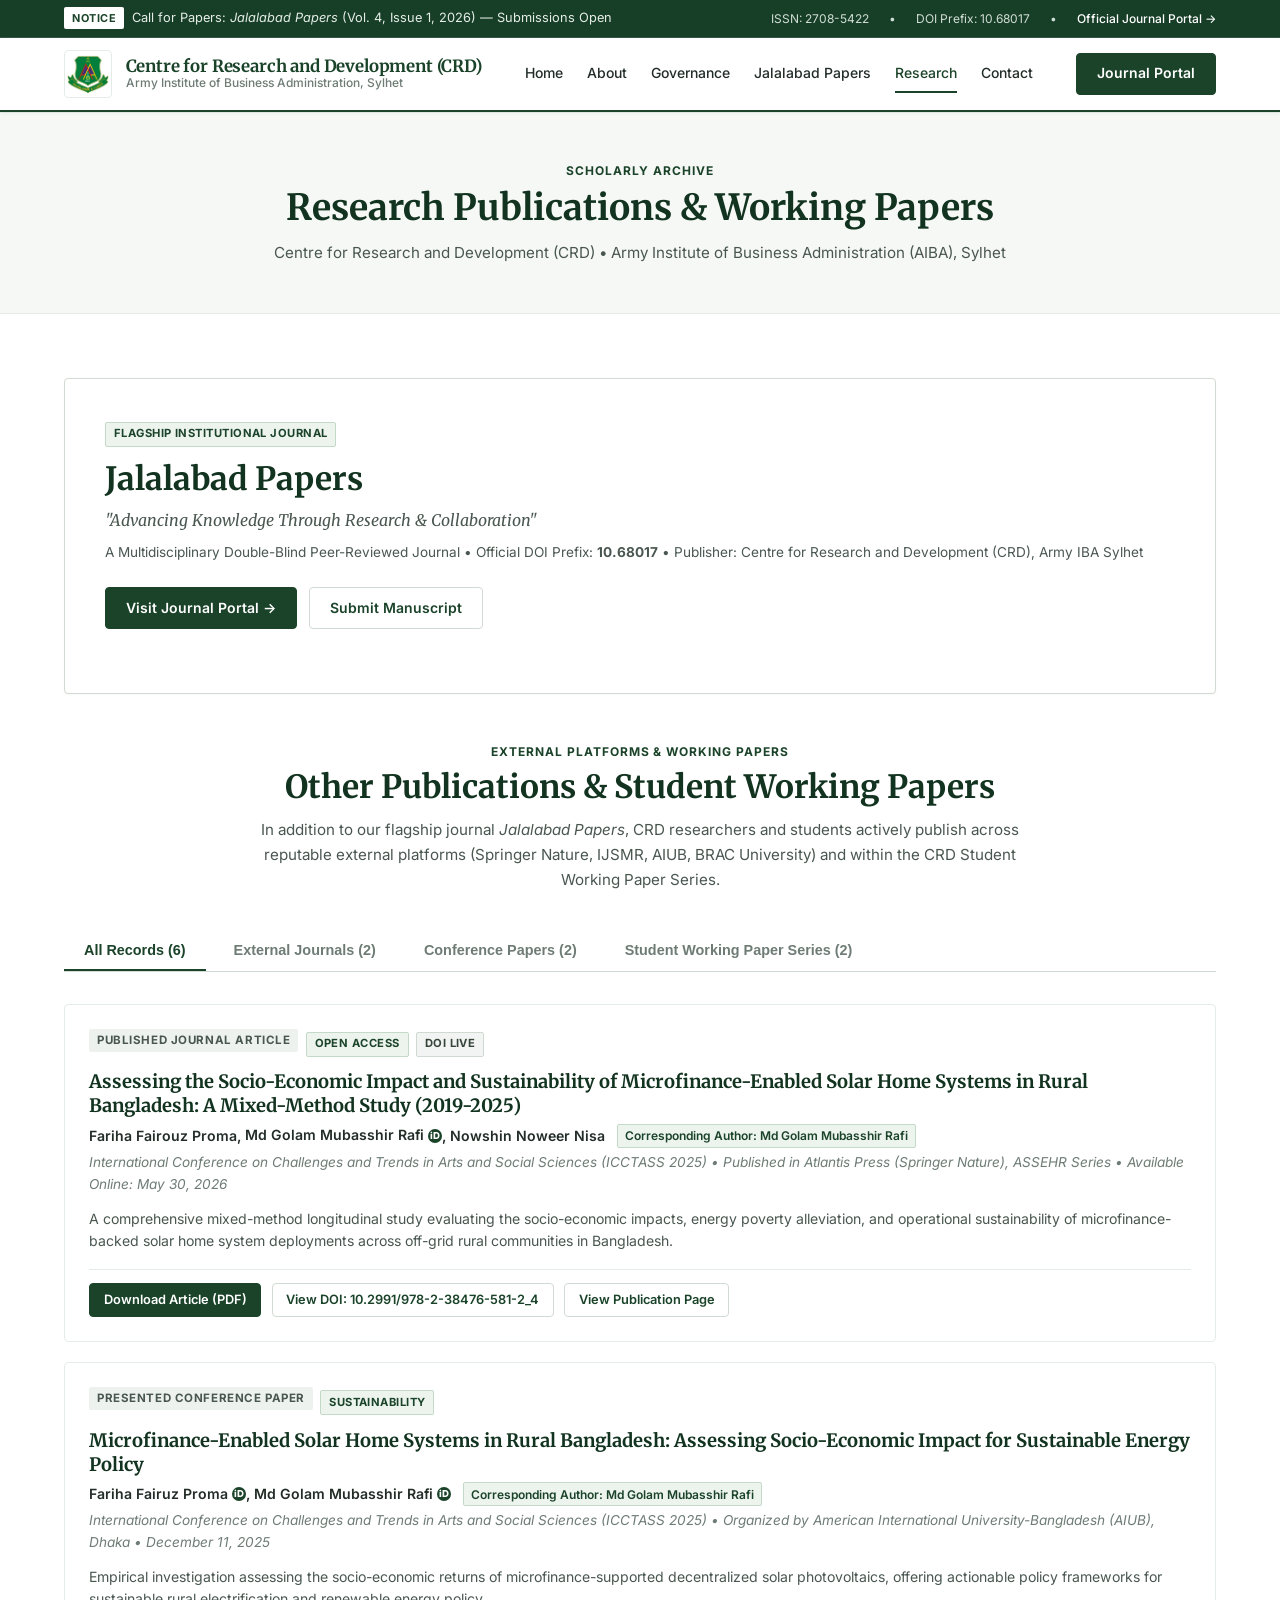
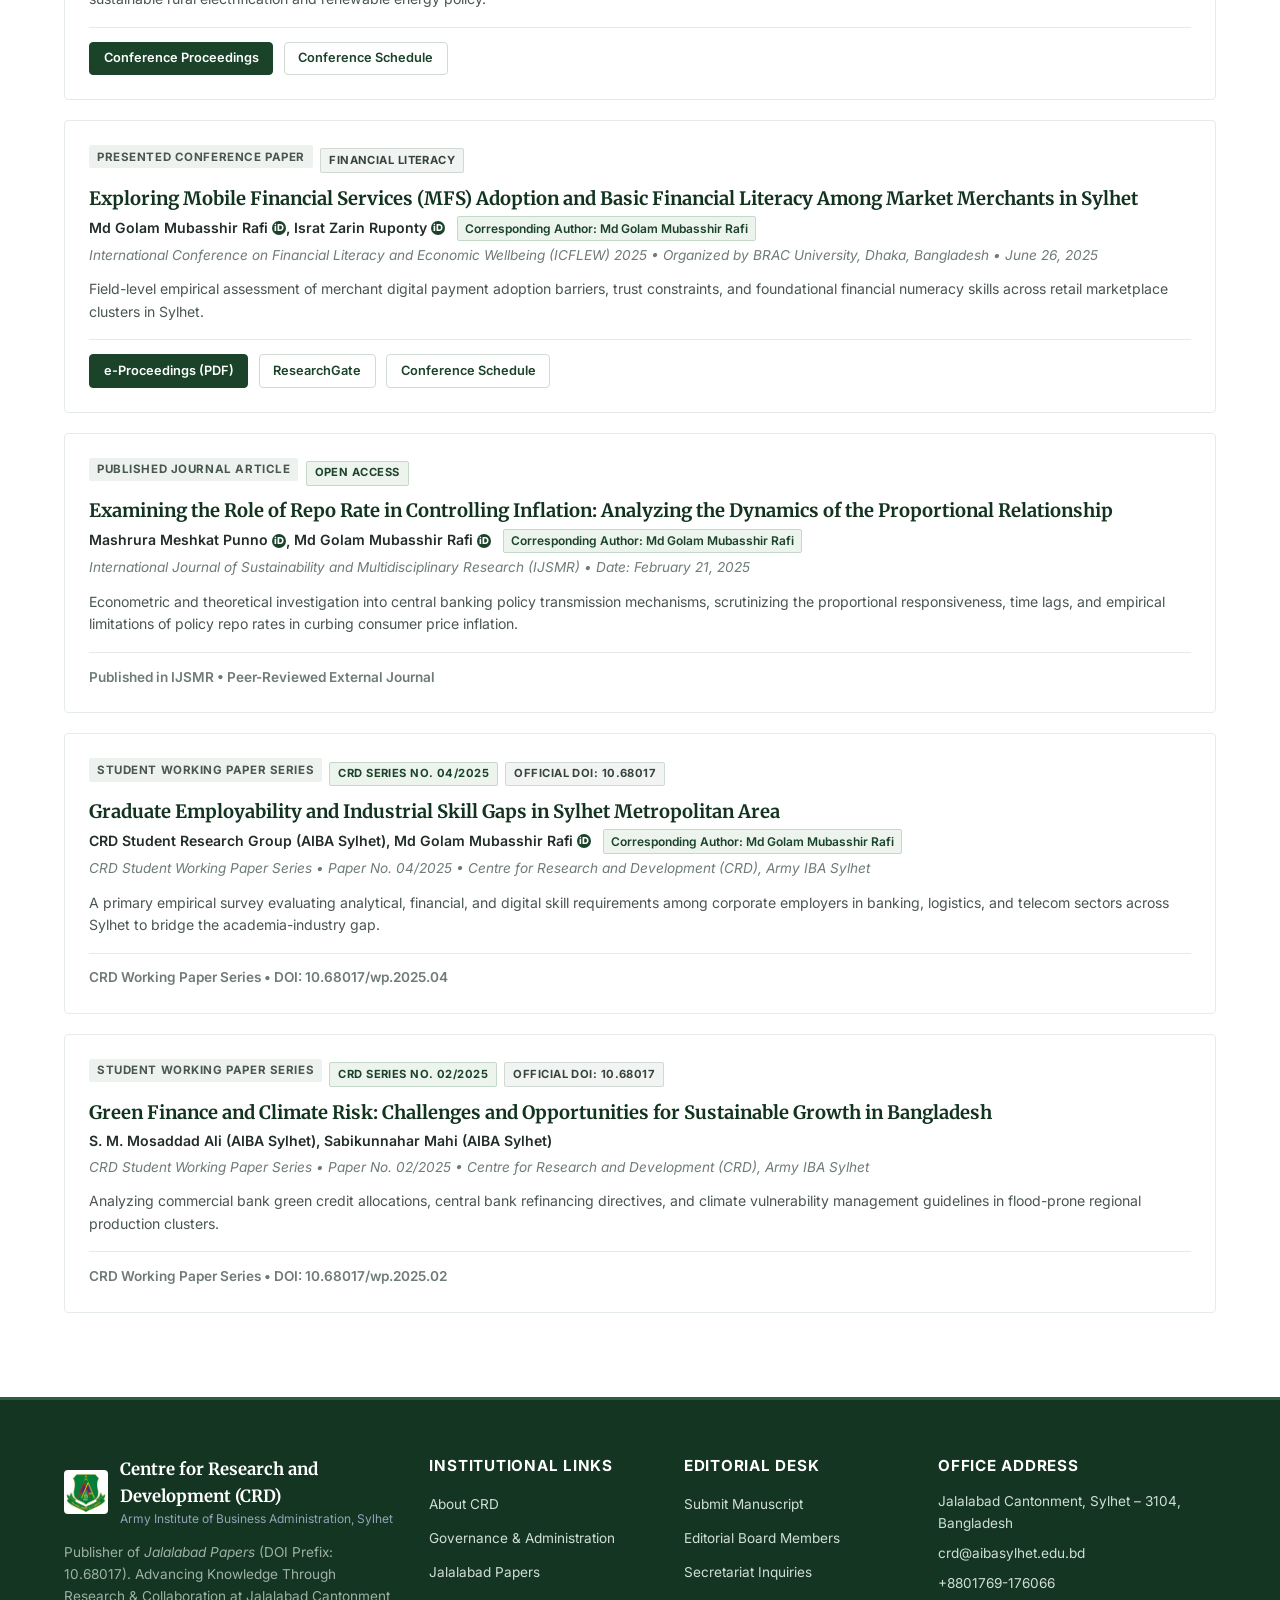
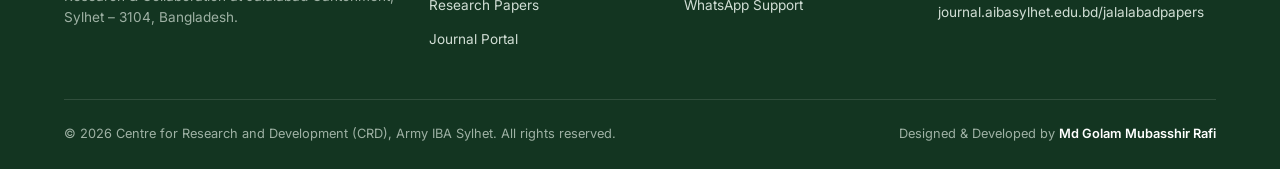
<file: publications.html>
<!DOCTYPE html>
<html lang="en">
<head>
    <meta charset="UTF-8">
    <meta name="viewport" content="width=device-width, initial-scale=1.0">
    <title>Research Publications & Papers | Centre for Research and Development (CRD)</title>
    <meta name="description" content="Research publications and official journal Jalalabad Papers (DOI: 10.68017) at Centre for Research and Development (CRD), Army IBA Sylhet.">
    <link rel="icon" type="image/jpeg" href="aibalogo.jpg">
    <link rel="preconnect" href="https://fonts.googleapis.com">
    <link rel="preconnect" href="https://fonts.gstatic.com" crossorigin>
    <link href="https://fonts.googleapis.com/css2?family=Inter:wght@400;500;600;700&family=Merriweather:ital,wght@0,400;0,700;1,400&display=swap" rel="stylesheet">
    <link rel="stylesheet" href="styles.css">
</head>
<body>
    <!-- Top Announcement Strip -->
    <div class="top-notice-bar">
        <div class="container top-notice-content">
            <div class="top-notice-left">
                <span class="notice-badge">Notice</span>
                <span>Call for Papers: <em>Jalalabad Papers</em> (Vol. 4, Issue 1, 2026) — Submissions Open</span>
            </div>
            <div class="top-notice-right">
                <span>ISSN: 2708-5422</span>
                <span>•</span>
                <span>DOI Prefix: 10.68017</span>
                <span>•</span>
                <a href="https://journal.aibasylhet.edu.bd/jalalabadpapers" target="_blank">Official Journal Portal &rarr;</a>
            </div>
        </div>
    </div>

    <!-- Main Institutional Header -->
    <header class="header">
        <div class="container">
            <div class="nav-wrapper">
                <a href="index.html" class="logo">
                    <img src="aibalogo.jpg" alt="Army IBA Sylhet Logo" class="crd-institutional-logo">
                    <div class="logo-text-crd">
                        <span class="org-name-main">Centre for Research and Development (CRD)</span>
                        <span class="inst-name-sub">Army Institute of Business Administration, Sylhet</span>
                    </div>
                </a>
                <button class="mobile-nav-toggle" aria-label="Toggle Navigation Menu">
                    <svg class="hamburger-icon" width="24" height="24" viewBox="0 0 24 24" fill="none" stroke="currentColor" stroke-width="2" stroke-linecap="round" stroke-linejoin="round">
                        <line x1="3" y1="12" x2="21" y2="12"></line>
                        <line x1="3" y1="6" x2="21" y2="6"></line>
                        <line x1="3" y1="18" x2="21" y2="18"></line>
                    </svg>
                    <svg class="close-icon" width="24" height="24" viewBox="0 0 24 24" fill="none" stroke="currentColor" stroke-width="2" stroke-linecap="round" stroke-linejoin="round">
                        <line x1="18" y1="6" x2="6" y2="18"></line>
                        <line x1="6" y1="6" x2="18" y2="18"></line>
                    </svg>
                </button>
                <nav class="nav">
                    <a href="index.html#home" class="nav-link">Home</a>
                    <a href="index.html#about" class="nav-link">About</a>
                    <a href="team.html" class="nav-link">Governance</a>
                    <a href="index.html#journal" class="nav-link">Jalalabad Papers</a>
                    <a href="publications.html" class="nav-link active">Research</a>
                    <a href="index.html#contact" class="nav-link">Contact</a>
                </nav>
                <a href="https://journal.aibasylhet.edu.bd/jalalabadpapers" target="_blank" class="btn-primary">
                    Journal Portal
                </a>
            </div>
        </div>
    </header>

    <!-- Page Header -->
    <section class="section alt-bg" style="padding: 3rem 0; border-bottom: 1px solid var(--border-light);">
        <div class="container">
            <div class="section-header" style="margin-bottom: 0;">
                <span class="section-tag">Scholarly Archive</span>
                <h1 class="section-title" style="font-size: 2.25rem;">Research Publications & Working Papers</h1>
                <p class="section-lead">
                    Centre for Research and Development (CRD) • Army Institute of Business Administration (AIBA), Sylhet
                </p>
            </div>
        </div>
    </section>

    <!-- Flagship Journal: Jalalabad Papers Showcase -->
    <section class="section" style="padding-bottom: 0;">
        <div class="container">
            <div class="journal-detail-container" style="margin-bottom: 2rem;">
                <div class="journal-masthead" style="margin-bottom: 0; padding-bottom: 1.5rem; border-bottom: none;">
                    <div class="journal-title-box">
                        <span class="pub-badge-green" style="margin-bottom: 0.5rem; display: inline-block;">Flagship Institutional Journal</span>
                        <h2 style="font-size: 2rem; color: var(--dark-green); margin: 0.25rem 0 0.5rem;">Jalalabad Papers</h2>
                        <div class="journal-motto">"Advancing Knowledge Through Research &amp; Collaboration"</div>
                        <div class="journal-meta-row" style="margin-top: 0.5rem; line-height: 1.6;">
                            <span>A Multidisciplinary Double-Blind Peer-Reviewed Journal</span> &bull; 
                            <span>Official DOI Prefix: <strong>10.68017</strong></span> &bull; 
                            <span>Publisher: Centre for Research and Development (CRD), Army IBA Sylhet</span>
                        </div>
                    </div>
                    <div style="display: flex; gap: 0.75rem; flex-wrap: wrap; align-items: center;">
                        <a href="https://journal.aibasylhet.edu.bd/jalalabadpapers" target="_blank" class="btn-primary">
                            Visit Journal Portal &rarr;
                        </a>
                        <a href="mailto:editor.journal@aibasylhet.edu.bd" class="btn-secondary">
                            Submit Manuscript
                        </a>
                    </div>
                </div>
            </div>
        </div>
    </section>

    <!-- Other Publications & Student Working Papers (Right below Jalalabad Papers) -->
    <section class="section" style="padding-top: 1rem;">
        <div class="container">
            <div class="section-header">
                <span class="section-tag">External Platforms &amp; Working Papers</span>
                <h2 class="section-title">Other Publications &amp; Student Working Papers</h2>
                <p class="section-lead">
                    In addition to our flagship journal <em>Jalalabad Papers</em>, CRD researchers and students actively publish across reputable external platforms (Springer Nature, IJSMR, AIUB, BRAC University) and within the CRD Student Working Paper Series.
                </p>
            </div>

            <div class="pub-filter-nav">
                <button class="pub-filter-btn active" data-filter="all">All Records (6)</button>
                <button class="pub-filter-btn" data-filter="journal">External Journals (2)</button>
                <button class="pub-filter-btn" data-filter="conference">Conference Papers (2)</button>
                <button class="pub-filter-btn" data-filter="working-paper">Student Working Paper Series (2)</button>
            </div>

            <div class="publications-list">
                <!-- Paper 1: Atlantis Press / Springer Nature -->
                <div class="pub-entry" data-category="journal">
                    <div class="pub-badges">
                        <span class="pub-type-tag">Published Journal Article</span>
                        <span class="pub-badge-green">Open Access</span>
                        <span class="pub-badge-slate">DOI Live</span>
                    </div>
                    <h3 class="pub-title">Assessing the Socio-Economic Impact and Sustainability of Microfinance-Enabled Solar Home Systems in Rural Bangladesh: A Mixed-Method Study (2019-2025)</h3>
                    <div class="pub-authors">
                        <span>Fariha Fairouz Proma</span>, 
                        <a href="https://orcid.org/0009-0007-4015-8354" target="_blank" class="orcid-author">Md Golam Mubasshir Rafi <span class="orcid-icon" title="ORCID: 0009-0007-4015-8354">iD</span></a>, 
                        <span>Nowshin Noweer Nisa</span>
                        <span class="corresponding-badge">Corresponding Author: Md Golam Mubasshir Rafi</span>
                    </div>
                    <div class="pub-source">
                        International Conference on Challenges and Trends in Arts and Social Sciences (ICCTASS 2025) &bull; Published in Atlantis Press (Springer Nature), ASSEHR Series &bull; Available Online: May 30, 2026
                    </div>
                    <p class="pub-summary">
                        A comprehensive mixed-method longitudinal study evaluating the socio-economic impacts, energy poverty alleviation, and operational sustainability of microfinance-backed solar home system deployments across off-grid rural communities in Bangladesh.
                    </p>
                    <div class="pub-actions">
                        <a href="https://www.atlantis-press.com/article/126024684.pdf" target="_blank" class="btn-primary btn-small">Download Article (PDF)</a>
                        <a href="https://doi.org/10.2991/978-2-38476-581-2_4" target="_blank" class="btn-secondary btn-small">View DOI: 10.2991/978-2-38476-581-2_4</a>
                        <a href="https://www.atlantis-press.com/proceedings/icctass-25/126024684" target="_blank" class="btn-secondary btn-small">View Publication Page</a>
                    </div>
                </div>

                <!-- Paper 2: ICCTASS 2025 (AIUB) -->
                <div class="pub-entry" data-category="conference">
                    <div class="pub-badges">
                        <span class="pub-type-tag">Presented Conference Paper</span>
                        <span class="pub-badge-green">Sustainability</span>
                    </div>
                    <h3 class="pub-title">Microfinance-Enabled Solar Home Systems in Rural Bangladesh: Assessing Socio-Economic Impact for Sustainable Energy Policy</h3>
                    <div class="pub-authors">
                        <a href="https://orcid.org/0009-0007-8265-775X" target="_blank" class="orcid-author">Fariha Fairuz Proma <span class="orcid-icon" title="ORCID: 0009-0007-8265-775X">iD</span></a>, 
                        <a href="https://orcid.org/0009-0007-4015-8354" target="_blank" class="orcid-author">Md Golam Mubasshir Rafi <span class="orcid-icon" title="ORCID: 0009-0007-4015-8354">iD</span></a>
                        <span class="corresponding-badge">Corresponding Author: Md Golam Mubasshir Rafi</span>
                    </div>
                    <div class="pub-source">
                        International Conference on Challenges and Trends in Arts and Social Sciences (ICCTASS 2025) &bull; Organized by American International University-Bangladesh (AIUB), Dhaka &bull; December 11, 2025
                    </div>
                    <p class="pub-summary">
                        Empirical investigation assessing the socio-economic returns of microfinance-supported decentralized solar photovoltaics, offering actionable policy frameworks for sustainable rural electrification and renewable energy policy.
                    </p>
                    <div class="pub-actions">
                        <a href="https://icctass.aiub.edu/view/proceedings/icctass2025.html" target="_blank" class="btn-primary btn-small">Conference Proceedings</a>
                        <a href="https://icctass.aiub.edu/view/schedules/online-schedule.html" target="_blank" class="btn-secondary btn-small">Conference Schedule</a>
                    </div>
                </div>

                <!-- Paper 3: ICFLEW 2025 (BRAC University) -->
                <div class="pub-entry" data-category="conference">
                    <div class="pub-badges">
                        <span class="pub-type-tag">Presented Conference Paper</span>
                        <span class="pub-badge-slate">Financial Literacy</span>
                    </div>
                    <h3 class="pub-title">Exploring Mobile Financial Services (MFS) Adoption and Basic Financial Literacy Among Market Merchants in Sylhet</h3>
                    <div class="pub-authors">
                        <a href="https://orcid.org/0009-0007-4015-8354" target="_blank" class="orcid-author">Md Golam Mubasshir Rafi <span class="orcid-icon" title="ORCID: 0009-0007-4015-8354">iD</span></a>, 
                        <a href="https://orcid.org/0009-0007-4844-1154" target="_blank" class="orcid-author">Israt Zarin Ruponty <span class="orcid-icon" title="ORCID: 0009-0007-4844-1154">iD</span></a>
                        <span class="corresponding-badge">Corresponding Author: Md Golam Mubasshir Rafi</span>
                    </div>
                    <div class="pub-source">
                        International Conference on Financial Literacy and Economic Wellbeing (ICFLEW) 2025 &bull; Organized by BRAC University, Dhaka, Bangladesh &bull; June 26, 2025
                    </div>
                    <p class="pub-summary">
                        Field-level empirical assessment of merchant digital payment adoption barriers, trust constraints, and foundational financial numeracy skills across retail marketplace clusters in Sylhet.
                    </p>
                    <div class="pub-actions">
                        <a href="https://icflew.bracu.ac.bd/e-Proceedings_ICFLEW2025_Final.pdf" target="_blank" class="btn-primary btn-small">e-Proceedings (PDF)</a>
                        <a href="https://www.researchgate.net/publication/393061631_Exploring_Mobile_Financial_Services_MFS_Adoption_and_Basic_Financial_Literacy_among_Market_Merchants_in_Sylhet" target="_blank" class="btn-secondary btn-small">ResearchGate</a>
                        <a href="https://icflew.bracu.ac.bd/schedule.html" target="_blank" class="btn-secondary btn-small">Conference Schedule</a>
                    </div>
                </div>

                <!-- Paper 4: IJSMR -->
                <div class="pub-entry" data-category="journal">
                    <div class="pub-badges">
                        <span class="pub-type-tag">Published Journal Article</span>
                        <span class="pub-badge-green">Open Access</span>
                    </div>
                    <h3 class="pub-title">Examining the Role of Repo Rate in Controlling Inflation: Analyzing the Dynamics of the Proportional Relationship</h3>
                    <div class="pub-authors">
                        <a href="https://orcid.org/0009-0002-1022-7324" target="_blank" class="orcid-author">Mashrura Meshkat Punno <span class="orcid-icon" title="ORCID: 0009-0002-1022-7324">iD</span></a>, 
                        <a href="https://orcid.org/0009-0007-4015-8354" target="_blank" class="orcid-author">Md Golam Mubasshir Rafi <span class="orcid-icon" title="ORCID: 0009-0007-4015-8354">iD</span></a>
                        <span class="corresponding-badge">Corresponding Author: Md Golam Mubasshir Rafi</span>
                    </div>
                    <div class="pub-source">
                        International Journal of Sustainability and Multidisciplinary Research (IJSMR) &bull; Date: February 21, 2025
                    </div>
                    <p class="pub-summary">
                        Econometric and theoretical investigation into central banking policy transmission mechanisms, scrutinizing the proportional responsiveness, time lags, and empirical limitations of policy repo rates in curbing consumer price inflation.
                    </p>
                    <div class="pub-actions">
                        <span style="font-size: 0.85rem; color: var(--text-muted); font-weight: 600;">Published in IJSMR &bull; Peer-Reviewed External Journal</span>
                    </div>
                </div>

                <!-- Paper 5: CRD Student Working Paper Series 04 -->
                <div class="pub-entry" data-category="working-paper">
                    <div class="pub-badges">
                        <span class="pub-type-tag">Student Working Paper Series</span>
                        <span class="pub-badge-green">CRD Series No. 04/2025</span>
                        <span class="pub-badge-slate">Official DOI: 10.68017</span>
                    </div>
                    <h3 class="pub-title">Graduate Employability and Industrial Skill Gaps in Sylhet Metropolitan Area</h3>
                    <div class="pub-authors">
                        <span>CRD Student Research Group (AIBA Sylhet)</span>, 
                        <a href="https://orcid.org/0009-0007-4015-8354" target="_blank" class="orcid-author">Md Golam Mubasshir Rafi <span class="orcid-icon" title="ORCID: 0009-0007-4015-8354">iD</span></a>
                        <span class="corresponding-badge">Corresponding Author: Md Golam Mubasshir Rafi</span>
                    </div>
                    <div class="pub-source">
                        CRD Student Working Paper Series &bull; Paper No. 04/2025 &bull; Centre for Research and Development (CRD), Army IBA Sylhet
                    </div>
                    <p class="pub-summary">
                        A primary empirical survey evaluating analytical, financial, and digital skill requirements among corporate employers in banking, logistics, and telecom sectors across Sylhet to bridge the academia-industry gap.
                    </p>
                    <div class="pub-actions">
                        <span style="font-size: 0.85rem; color: var(--text-muted); font-weight: 600;">CRD Working Paper Series &bull; DOI: 10.68017/wp.2025.04</span>
                    </div>
                </div>

                <!-- Paper 6: CRD Student Working Paper Series 02 -->
                <div class="pub-entry" data-category="working-paper">
                    <div class="pub-badges">
                        <span class="pub-type-tag">Student Working Paper Series</span>
                        <span class="pub-badge-green">CRD Series No. 02/2025</span>
                        <span class="pub-badge-slate">Official DOI: 10.68017</span>
                    </div>
                    <h3 class="pub-title">Green Finance and Climate Risk: Challenges and Opportunities for Sustainable Growth in Bangladesh</h3>
                    <div class="pub-authors">
                        <span>S. M. Mosaddad Ali (AIBA Sylhet)</span>, 
                        <span>Sabikunnahar Mahi (AIBA Sylhet)</span>
                    </div>
                    <div class="pub-source">
                        CRD Student Working Paper Series &bull; Paper No. 02/2025 &bull; Centre for Research and Development (CRD), Army IBA Sylhet
                    </div>
                    <p class="pub-summary">
                        Analyzing commercial bank green credit allocations, central bank refinancing directives, and climate vulnerability management guidelines in flood-prone regional production clusters.
                    </p>
                    <div class="pub-actions">
                        <span style="font-size: 0.85rem; color: var(--text-muted); font-weight: 600;">CRD Working Paper Series &bull; DOI: 10.68017/wp.2025.02</span>
                    </div>
                </div>
            </div>
        </div>
    </section>

    <!-- Institutional Footer -->
    <footer class="footer">
        <div class="container">
            <div class="footer-grid">
                <div class="footer-col">
                    <div style="display: flex; align-items: center; gap: 0.75rem; margin-bottom: 0.85rem;">
                        <img src="aibalogo.jpg" alt="AIBA Logo" style="width: 44px; height: 44px; border-radius: 4px; background: white; padding: 2px;">
                        <div>
                            <div style="font-family: var(--font-serif); font-size: 1.05rem; font-weight: 700; color: #ffffff;">Centre for Research and Development (CRD)</div>
                            <div style="font-size: 0.75rem; color: #94a3b8;">Army Institute of Business Administration, Sylhet</div>
                        </div>
                    </div>
                    <p>
                        Publisher of <em>Jalalabad Papers</em> (DOI Prefix: 10.68017). Advancing Knowledge Through Research & Collaboration at Jalalabad Cantonment, Sylhet – 3104, Bangladesh.
                    </p>
                </div>
                <div class="footer-col">
                    <h4>Institutional Links</h4>
                    <ul class="footer-links">
                        <li><a href="index.html#about">About CRD</a></li>
                        <li><a href="team.html">Governance & Administration</a></li>
                        <li><a href="index.html#journal">Jalalabad Papers</a></li>
                        <li><a href="publications.html">Research Papers</a></li>
                        <li><a href="https://journal.aibasylhet.edu.bd/jalalabadpapers" target="_blank">Journal Portal</a></li>
                    </ul>
                </div>
                <div class="footer-col">
                    <h4>Editorial Desk</h4>
                    <ul class="footer-links">
                        <li><a href="mailto:editor.journal@aibasylhet.edu.bd">Submit Manuscript</a></li>
                        <li><a href="index.html#journal">Editorial Board Members</a></li>
                        <li><a href="mailto:crd@aibasylhet.edu.bd">Secretariat Inquiries</a></li>
                        <li><a href="tel:+8801769176066">WhatsApp Support</a></li>
                    </ul>
                </div>
                <div class="footer-col">
                    <h4>Office Address</h4>
                    <ul class="footer-contact">
                        <li>Jalalabad Cantonment, Sylhet – 3104, Bangladesh</li>
                        <li>crd@aibasylhet.edu.bd</li>
                        <li>+8801769-176066</li>
                        <li>journal.aibasylhet.edu.bd/jalalabadpapers</li>
                    </ul>
                </div>
            </div>
            <div class="footer-bottom">
                <div>&copy; 2026 Centre for Research and Development (CRD), Army IBA Sylhet. All rights reserved.</div>
                <div>Designed & Developed by <a href="https://gmrafi.com.bd/" target="_blank">Md Golam Mubasshir Rafi</a></div>
            </div>
        </div>
    </footer>

    <script>
        document.querySelectorAll('.pub-filter-btn').forEach(btn => {
            btn.addEventListener('click', () => {
                document.querySelectorAll('.pub-filter-btn').forEach(b => b.classList.remove('active'));
                btn.classList.add('active');
                const filter = btn.getAttribute('data-filter');
                document.querySelectorAll('.pub-entry').forEach(entry => {
                    if (filter === 'all' || entry.getAttribute('data-category') === filter) {
                        entry.style.display = 'block';
                    } else {
                        entry.style.display = 'none';
                    }
                });
            });
        });
    </script>
</body>
</html>
</file>
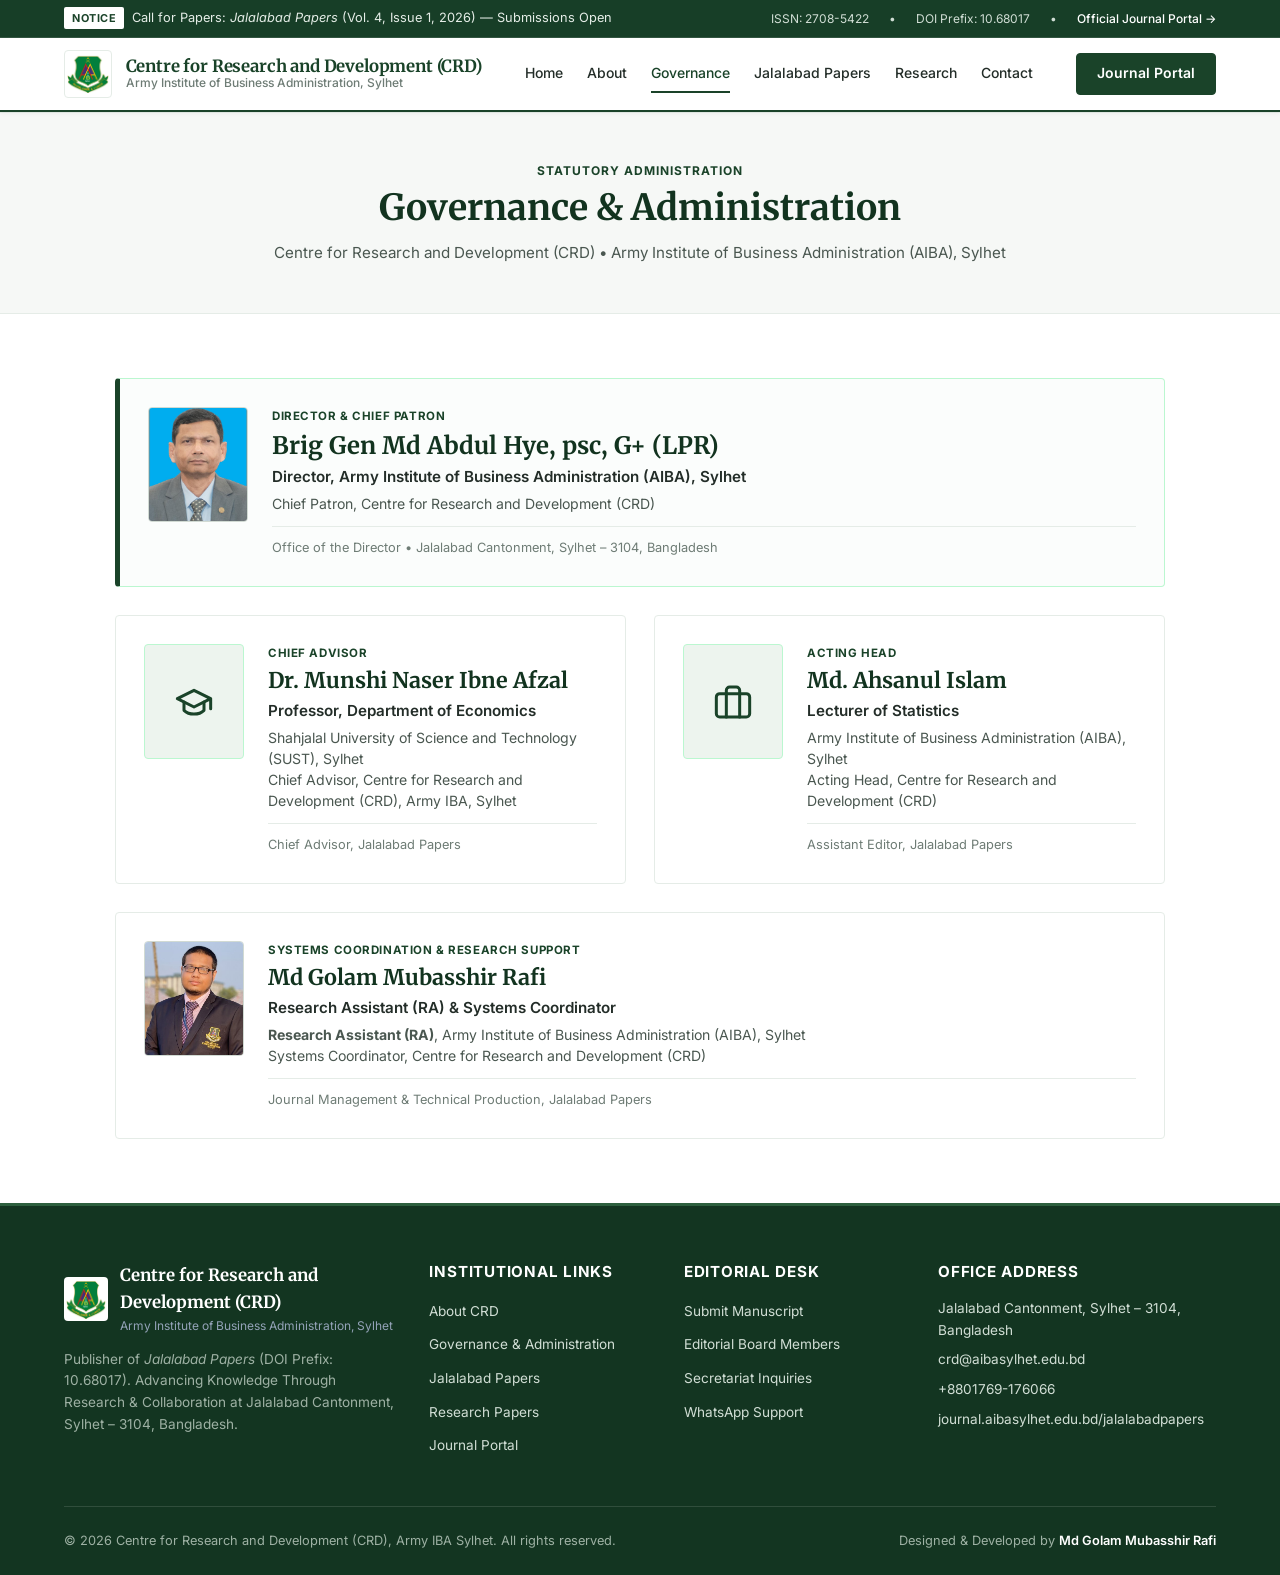
<file: team.html>
<!DOCTYPE html>
<html lang="en">
<head>
    <meta charset="UTF-8">
    <meta name="viewport" content="width=device-width, initial-scale=1.0">
    <title>Governance & Administration | Centre for Research and Development (CRD)</title>
    <meta name="description" content="Governance and administration of the Centre for Research and Development (CRD), Army Institute of Business Administration (AIBA), Sylhet.">
    <link rel="icon" type="image/jpeg" href="aibalogo.jpg">
    <link rel="preconnect" href="https://fonts.googleapis.com">
    <link rel="preconnect" href="https://fonts.gstatic.com" crossorigin>
    <link href="https://fonts.googleapis.com/css2?family=Inter:wght@400;500;600;700&family=Merriweather:ital,wght@0,400;0,700;1,400&display=swap" rel="stylesheet">
    <link rel="stylesheet" href="styles.css">
</head>
<body>
    <!-- Top Announcement Strip -->
    <div class="top-notice-bar">
        <div class="container top-notice-content">
            <div class="top-notice-left">
                <span class="notice-badge">Notice</span>
                <span>Call for Papers: <em>Jalalabad Papers</em> (Vol. 4, Issue 1, 2026) — Submissions Open</span>
            </div>
            <div class="top-notice-right">
                <span>ISSN: 2708-5422</span>
                <span>•</span>
                <span>DOI Prefix: 10.68017</span>
                <span>•</span>
                <a href="https://journal.aibasylhet.edu.bd/jalalabadpapers" target="_blank">Official Journal Portal &rarr;</a>
            </div>
        </div>
    </div>

    <!-- Main Institutional Header -->
    <header class="header">
        <div class="container">
            <div class="nav-wrapper">
                <a href="index.html" class="logo">
                    <img src="aibalogo.jpg" alt="Army IBA Sylhet Logo" class="crd-institutional-logo">
                    <div class="logo-text-crd">
                        <span class="org-name-main">Centre for Research and Development (CRD)</span>
                        <span class="inst-name-sub">Army Institute of Business Administration, Sylhet</span>
                    </div>
                </a>
                <button class="mobile-nav-toggle" aria-label="Toggle Navigation Menu">
                    <svg class="hamburger-icon" width="24" height="24" viewBox="0 0 24 24" fill="none" stroke="currentColor" stroke-width="2" stroke-linecap="round" stroke-linejoin="round">
                        <line x1="3" y1="12" x2="21" y2="12"></line>
                        <line x1="3" y1="6" x2="21" y2="6"></line>
                        <line x1="3" y1="18" x2="21" y2="18"></line>
                    </svg>
                    <svg class="close-icon" width="24" height="24" viewBox="0 0 24 24" fill="none" stroke="currentColor" stroke-width="2" stroke-linecap="round" stroke-linejoin="round">
                        <line x1="18" y1="6" x2="6" y2="18"></line>
                        <line x1="6" y1="6" x2="18" y2="18"></line>
                    </svg>
                </button>
                <nav class="nav">
                    <a href="index.html#home" class="nav-link">Home</a>
                    <a href="index.html#about" class="nav-link">About</a>
                    <a href="team.html" class="nav-link active">Governance</a>
                    <a href="index.html#journal" class="nav-link">Jalalabad Papers</a>
                    <a href="publications.html" class="nav-link">Research</a>
                    <a href="index.html#contact" class="nav-link">Contact</a>
                </nav>
                <a href="https://journal.aibasylhet.edu.bd/jalalabadpapers" target="_blank" class="btn-primary">
                    Journal Portal
                </a>
            </div>
        </div>
    </header>

    <!-- Page Header -->
    <section class="section alt-bg" style="padding: 3rem 0; border-bottom: 1px solid var(--border-light);">
        <div class="container">
            <div class="section-header" style="margin-bottom: 0;">
                <span class="section-tag">Statutory Administration</span>
                <h1 class="section-title" style="font-size: 2.25rem;">Governance & Administration</h1>
                <p class="section-lead">
                    Centre for Research and Development (CRD) • Army Institute of Business Administration (AIBA), Sylhet
                </p>
            </div>
        </div>
    </section>

    <!-- Governance Section -->
    <section class="section">
        <div class="container">
            <div class="governance-grid">
                <!-- Tier 1: Director Card -->
                <div class="gov-card patron-card">
                    <div class="gov-avatar">
                        <img src="photos/team/director.jpeg" alt="Brig Gen Md Abdul Hye, psc, G+ (LPR)">
                    </div>
                    <div class="gov-details">
                        <span class="gov-tier">Director &amp; Chief Patron</span>
                        <h3 class="gov-name">Brig Gen Md Abdul Hye, psc, G+ (LPR)</h3>
                        <div class="gov-title">Director, Army Institute of Business Administration (AIBA), Sylhet</div>
                        <div class="gov-role">
                            Chief Patron, Centre for Research and Development (CRD)
                        </div>
                        <div class="gov-meta">
                            <span>Office of the Director • Jalalabad Cantonment, Sylhet – 3104, Bangladesh</span>
                        </div>
                    </div>
                </div>

                <!-- Tier 2: Dr. Munshi Naser Ibne Afzal -->
                <div class="gov-card">
                    <div class="gov-avatar-icon">
                        <svg width="40" height="40" viewBox="0 0 24 24" fill="none" stroke="currentColor" stroke-width="1.8" stroke-linecap="round" stroke-linejoin="round"><path d="M22 10v6M2 10l10-5 10 5-10 5z"/><path d="M6 12v5c3 3 9 3 12 0v-5"/></svg>
                    </div>
                    <div class="gov-details">
                        <span class="gov-tier">Chief Advisor</span>
                        <h3 class="gov-name">Dr. Munshi Naser Ibne Afzal</h3>
                        <div class="gov-title">Professor, Department of Economics</div>
                        <div class="gov-role">
                            Shahjalal University of Science and Technology (SUST), Sylhet<br>
                            Chief Advisor, Centre for Research and Development (CRD), Army IBA, Sylhet
                        </div>
                        <div class="gov-meta">
                            <span>Chief Advisor, Jalalabad Papers</span>
                        </div>
                    </div>
                </div>

                <!-- Tier 3: Md. Ahsanul Islam -->
                <div class="gov-card">
                    <div class="gov-avatar-icon">
                        <svg width="40" height="40" viewBox="0 0 24 24" fill="none" stroke="currentColor" stroke-width="1.8" stroke-linecap="round" stroke-linejoin="round"><rect x="2" y="7" width="20" height="14" rx="2" ry="2"/><path d="M16 21V5a2 2 0 0 0-2-2h-4a2 2 0 0 0-2 2v16"/></svg>
                    </div>
                    <div class="gov-details">
                        <span class="gov-tier">Acting Head</span>
                        <h3 class="gov-name">Md. Ahsanul Islam</h3>
                        <div class="gov-title">Lecturer of Statistics</div>
                        <div class="gov-role">
                            Army Institute of Business Administration (AIBA), Sylhet<br>
                            Acting Head, Centre for Research and Development (CRD)
                        </div>
                        <div class="gov-meta">
                            <span>Assistant Editor, Jalalabad Papers</span>
                        </div>
                    </div>
                </div>

                <!-- Tier 4: Md Golam Mubasshir Rafi -->
                <div class="gov-card" style="grid-column: span 2;">
                    <div class="gov-avatar">
                        <img src="photos/team/rsz_rafi_img_01_1.jpg" alt="Md Golam Mubasshir Rafi">
                    </div>
                    <div class="gov-details">
                        <span class="gov-tier">Systems Coordination & Research Support</span>
                        <h3 class="gov-name">Md Golam Mubasshir Rafi</h3>
                        <div class="gov-title">Research Assistant (RA) & Systems Coordinator</div>
                        <div class="gov-role">
                            <strong>Research Assistant (RA)</strong>, Army Institute of Business Administration (AIBA), Sylhet<br>
                            <span>Systems Coordinator, Centre for Research and Development (CRD)</span>
                        </div>
                        <div class="gov-meta">
                            <span>Journal Management & Technical Production, Jalalabad Papers</span>
                        </div>
                    </div>
                </div>
            </div>
        </div>
    </section>

    <!-- Institutional Footer -->
    <footer class="footer">
        <div class="container">
            <div class="footer-grid">
                <div class="footer-col">
                    <div style="display: flex; align-items: center; gap: 0.75rem; margin-bottom: 0.85rem;">
                        <img src="aibalogo.jpg" alt="AIBA Logo" style="width: 44px; height: 44px; border-radius: 4px; background: white; padding: 2px;">
                        <div>
                            <div style="font-family: var(--font-serif); font-size: 1.05rem; font-weight: 700; color: #ffffff;">Centre for Research and Development (CRD)</div>
                            <div style="font-size: 0.75rem; color: #94a3b8;">Army Institute of Business Administration, Sylhet</div>
                        </div>
                    </div>
                    <p>
                        Publisher of <em>Jalalabad Papers</em> (DOI Prefix: 10.68017). Advancing Knowledge Through Research & Collaboration at Jalalabad Cantonment, Sylhet – 3104, Bangladesh.
                    </p>
                </div>
                <div class="footer-col">
                    <h4>Institutional Links</h4>
                    <ul class="footer-links">
                        <li><a href="index.html#about">About CRD</a></li>
                        <li><a href="team.html">Governance & Administration</a></li>
                        <li><a href="index.html#journal">Jalalabad Papers</a></li>
                        <li><a href="publications.html">Research Papers</a></li>
                        <li><a href="https://journal.aibasylhet.edu.bd/jalalabadpapers" target="_blank">Journal Portal</a></li>
                    </ul>
                </div>
                <div class="footer-col">
                    <h4>Editorial Desk</h4>
                    <ul class="footer-links">
                        <li><a href="mailto:editor.journal@aibasylhet.edu.bd">Submit Manuscript</a></li>
                        <li><a href="index.html#journal">Editorial Board Members</a></li>
                        <li><a href="mailto:crd@aibasylhet.edu.bd">Secretariat Inquiries</a></li>
                        <li><a href="tel:+8801769176066">WhatsApp Support</a></li>
                    </ul>
                </div>
                <div class="footer-col">
                    <h4>Office Address</h4>
                    <ul class="footer-contact">
                        <li>Jalalabad Cantonment, Sylhet – 3104, Bangladesh</li>
                        <li>crd@aibasylhet.edu.bd</li>
                        <li>+8801769-176066</li>
                        <li>journal.aibasylhet.edu.bd/jalalabadpapers</li>
                    </ul>
                </div>
            </div>
            <div class="footer-bottom">
                <div>&copy; 2026 Centre for Research and Development (CRD), Army IBA Sylhet. All rights reserved.</div>
                <div>Designed & Developed by <a href="https://gmrafi.com.bd/" target="_blank">Md Golam Mubasshir Rafi</a></div>
            </div>
        </div>
    </footer>
</body>
</html>
</file>
<file: styles.css>
/* ==========================================================================
   CENTRE FOR RESEARCH AND DEVELOPMENT (CRD)
   Army Institute of Business Administration (AIBA), Sylhet
   Official Institutional Stylesheet (Academic / Defense Standard)
   ========================================================================== */

/* Reset & Base */
*, *::before, *::after {
    margin: 0;
    padding: 0;
    box-sizing: border-box;
}

:root {
    /* Academic Institutional Palette (Pure Institutional Standard) */
    --primary-green: #1a4329;
    --dark-green: #12331f;
    --light-green: #edf4ee;
    --border-color: #d1dad3;
    --border-light: #e5ece7;
    
    /* Text & Neutral Colors (Soft Charcoal Slate - No Harsh Black) */
    --text-primary: #232d28;
    --text-secondary: #4a5750;
    --text-muted: #6e7c75;
    --bg-white: #ffffff;
    --bg-light: #f6f8f6;
    --bg-canvas: #edf2ee;

    /* Fonts */
    --font-serif: 'Merriweather', Georgia, Cambria, serif;
    --font-sans: 'Inter', -apple-system, BlinkMacSystemFont, "Segoe UI", Roboto, sans-serif;
    
    --transition: all 0.2s ease-in-out;
}

html {
    scroll-behavior: smooth;
    font-size: 16px;
    overflow-x: hidden;
}

body {
    font-family: var(--font-sans);
    color: var(--text-primary);
    background-color: var(--bg-white);
    line-height: 1.6;
    -webkit-font-smoothing: antialiased;
    overflow-x: hidden;
}

img, svg, iframe {
    max-width: 100%;
    height: auto;
}

h1, h2, h3, h4, h5, h6 {
    font-family: var(--font-serif);
    color: var(--primary-green);
    font-weight: 700;
    line-height: 1.3;
}

a {
    color: var(--primary-green);
    text-decoration: none;
    transition: var(--transition);
}

a:hover {
    color: var(--dark-green);
    text-decoration: underline;
}

.container {
    max-width: 1200px;
    margin: 0 auto;
    padding: 0 1.5rem;
}

/* --------------------------------------------------------------------------
   Top Notification / Announcement Bar
   -------------------------------------------------------------------------- */
.top-notice-bar {
    background: #173e27;
    color: #e5ede7;
    font-size: 0.8rem;
    padding: 0.45rem 0;
    border-bottom: 1px solid rgba(255, 255, 255, 0.12);
}

.top-notice-content {
    display: flex;
    justify-content: space-between;
    align-items: center;
    flex-wrap: wrap;
    gap: 0.75rem;
}

.top-notice-left {
    display: flex;
    align-items: center;
    gap: 0.5rem;
}

.notice-badge {
    background: #ffffff;
    color: var(--primary-green);
    font-size: 0.68rem;
    font-weight: 700;
    text-transform: uppercase;
    letter-spacing: 0.05em;
    padding: 0.15rem 0.5rem;
    border-radius: 2px;
}

.top-notice-right {
    display: flex;
    align-items: center;
    gap: 1.25rem;
    font-size: 0.75rem;
    color: #d1ded5;
}

.top-notice-right a {
    color: #ffffff;
    font-weight: 500;
}

.top-notice-right a:hover {
    color: #ffffff;
    text-decoration: underline;
}

/* --------------------------------------------------------------------------
   Header & Main Navigation
   -------------------------------------------------------------------------- */
.header {
    background: var(--bg-white);
    border-bottom: 2px solid var(--primary-green);
    position: sticky;
    top: 0;
    z-index: 1000;
    box-shadow: 0 2px 4px rgba(0, 0, 0, 0.04);
}

.nav-wrapper {
    display: flex;
    align-items: center;
    justify-content: space-between;
    padding: 0.75rem 0;
    gap: 1.5rem;
}

.logo {
    display: flex;
    align-items: center;
    gap: 0.85rem;
}

.crd-institutional-logo {
    width: 48px;
    height: 48px;
    border-radius: 4px;
    object-fit: contain;
    border: 1px solid var(--border-light);
    background: #ffffff;
    padding: 2px;
}

.logo-text-crd {
    display: flex;
    flex-direction: column;
}

.logo-text-crd .org-name-main {
    font-family: var(--font-serif);
    font-size: 1.05rem;
    font-weight: 700;
    color: var(--primary-green);
    line-height: 1.2;
    letter-spacing: -0.01em;
}

.logo-text-crd .inst-name-sub {
    font-size: 0.75rem;
    font-weight: 500;
    color: var(--text-muted);
    line-height: 1.2;
}

.nav {
    display: flex;
    align-items: center;
    gap: 1.5rem;
}

.nav-link {
    font-size: 0.875rem;
    font-weight: 500;
    color: var(--text-primary);
    padding: 0.4rem 0;
    position: relative;
}

.nav-link:hover,
.nav-link.active {
    color: var(--primary-green);
}

.nav-link.active::after {
    content: '';
    position: absolute;
    bottom: -2px;
    left: 0;
    width: 100%;
    height: 2px;
    background: var(--primary-green);
}

/* --------------------------------------------------------------------------
   Buttons (Rectangular / Institutional Standard)
   -------------------------------------------------------------------------- */
.btn-primary, .btn-secondary {
    display: inline-flex;
    align-items: center;
    justify-content: center;
    gap: 0.5rem;
    font-family: var(--font-sans);
    font-size: 0.875rem;
    font-weight: 600;
    padding: 0.55rem 1.25rem;
    border-radius: 4px;
    cursor: pointer;
    transition: var(--transition);
    border: 1px solid transparent;
}

.btn-primary {
    background: var(--primary-green);
    color: #ffffff;
    border-color: var(--primary-green);
}

.btn-primary:hover {
    background: var(--dark-green);
    border-color: var(--dark-green);
    color: #ffffff;
}

.btn-secondary {
    background: var(--bg-white);
    color: var(--primary-green);
    border-color: var(--border-color);
}

.btn-secondary:hover {
    background: var(--light-green);
    border-color: var(--primary-green);
    color: var(--primary-green);
}

.btn-small {
    padding: 0.35rem 0.85rem;
    font-size: 0.8rem;
}

/* --------------------------------------------------------------------------
   Institutional Hero Section
   -------------------------------------------------------------------------- */
.hero {
    background: #fafbfa;
    border-bottom: 1px solid var(--border-light);
    padding: 3.5rem 0;
}

.hero-content {
    display: grid;
    grid-template-columns: 1.15fr 0.85fr;
    gap: 2.5rem;
    align-items: stretch;
}

.hero-tag {
    display: inline-block;
    font-size: 0.75rem;
    font-weight: 700;
    text-transform: uppercase;
    letter-spacing: 0.08em;
    color: var(--primary-green);
    border-bottom: 2px solid var(--primary-green);
    padding-bottom: 0.2rem;
    margin-bottom: 0.75rem;
}

.hero-title-main {
    font-size: 2.35rem;
    line-height: 1.2;
    color: var(--primary-green);
    margin-bottom: 0.4rem;
}

.hero-subtitle {
    font-family: var(--font-serif);
    font-size: 1.1rem;
    font-style: italic;
    color: var(--text-secondary);
    margin-bottom: 1rem;
}

.hero-description {
    font-size: 0.98rem;
    color: var(--text-secondary);
    line-height: 1.7;
    margin-bottom: 1.75rem;
}

.hero-buttons {
    display: flex;
    gap: 0.85rem;
    flex-wrap: wrap;
}

/* Hero Right: Journal Announcement Box */
.journal-hero-banner {
    background: #ffffff;
    border: 1px solid var(--border-color);
    border-top: 4px solid var(--primary-green);
    padding: 1.75rem;
    border-radius: 4px;
    display: flex;
    flex-direction: column;
    justify-content: space-between;
}

.journal-hero-header {
    border-bottom: 1px solid var(--border-light);
    padding-bottom: 1rem;
    margin-bottom: 1rem;
}

.journal-label {
    font-size: 0.72rem;
    font-weight: 700;
    text-transform: uppercase;
    letter-spacing: 0.05em;
    color: var(--primary-green);
}

.journal-hero-title {
    font-size: 1.5rem;
    color: var(--primary-green);
    margin: 0.25rem 0;
}

.journal-hero-meta {
    font-size: 0.85rem;
    color: var(--text-muted);
}

.journal-hero-body {
    font-size: 0.88rem;
    color: var(--text-secondary);
    line-height: 1.6;
    margin-bottom: 1.25rem;
}

.journal-meta-table {
    width: 100%;
    border-collapse: collapse;
    font-size: 0.82rem;
    margin-bottom: 1.25rem;
}

.journal-meta-table td {
    padding: 0.35rem 0;
    border-bottom: 1px dotted var(--border-light);
}

.journal-meta-table td.label {
    font-weight: 600;
    color: var(--text-primary);
    width: 38%;
}

.journal-meta-table td.val {
    color: var(--text-secondary);
}

/* --------------------------------------------------------------------------
   Mission & Vision (Academic Split)
   -------------------------------------------------------------------------- */
.mission-vision-section {
    background: #ffffff;
    padding: 3rem 0;
    border-bottom: 1px solid var(--border-light);
}

.mission-vision-grid {
    display: grid;
    grid-template-columns: 1fr 1fr;
    gap: 2rem;
}

.mv-card {
    background: #ffffff;
    border: 1px solid var(--border-light);
    border-top: 3px solid var(--primary-green);
    padding: 1.75rem;
    border-radius: 4px;
}

.mv-card.vision {
    border-top-color: var(--primary-green);
}

.mv-title {
    font-size: 1.25rem;
    color: var(--primary-green);
    margin-bottom: 0.65rem;
    display: flex;
    align-items: center;
    gap: 0.5rem;
}

.mv-card.vision .mv-title {
    color: var(--primary-green);
}

.mv-text {
    font-size: 0.925rem;
    color: var(--text-secondary);
    line-height: 1.65;
}

/* --------------------------------------------------------------------------
   Section Common
   -------------------------------------------------------------------------- */
.section {
    padding: 4rem 0;
}

.section.alt-bg {
    background: var(--bg-light);
    border-top: 1px solid var(--border-light);
    border-bottom: 1px solid var(--border-light);
}

.section-header {
    text-align: center;
    max-width: 800px;
    margin: 0 auto 2.5rem;
}

.section-tag {
    font-size: 0.75rem;
    font-weight: 700;
    text-transform: uppercase;
    letter-spacing: 0.08em;
    color: var(--primary-green);
    margin-bottom: 0.35rem;
    display: block;
}

.section-title {
    font-size: 2rem;
    color: var(--dark-green);
    margin-bottom: 0.5rem;
}

.section-lead {
    font-size: 0.95rem;
    color: var(--text-secondary);
    line-height: 1.65;
}

/* --------------------------------------------------------------------------
   Mandate & Core Objectives
   -------------------------------------------------------------------------- */
.mandate-grid {
    display: grid;
    grid-template-columns: repeat(4, 1fr);
    gap: 1.5rem;
}

.mandate-box {
    background: #ffffff;
    border: 1px solid var(--border-light);
    border-radius: 4px;
    padding: 1.5rem;
    border-left: 3px solid var(--primary-green);
}

.mandate-box h3 {
    font-size: 1.05rem;
    color: var(--primary-green);
    margin-bottom: 0.5rem;
}

.mandate-box p {
    font-size: 0.88rem;
    color: var(--text-secondary);
    line-height: 1.6;
}

/* --------------------------------------------------------------------------
   Governance Section
   -------------------------------------------------------------------------- */
.governance-grid {
    display: grid;
    grid-template-columns: repeat(2, 1fr);
    gap: 1.75rem;
    max-width: 1050px;
    margin: 0 auto;
}

.gov-card {
    background: #ffffff;
    border: 1px solid var(--border-light);
    border-radius: 4px;
    padding: 1.75rem;
    display: flex;
    gap: 1.5rem;
    align-items: flex-start;
}

.gov-card.patron-card {
    grid-column: span 2;
    background: #fbfdfc;
    border: 1px solid #bbf7d0;
    border-left: 5px solid var(--primary-green);
}

.gov-avatar {
    width: 100px;
    height: 115px;
    flex-shrink: 0;
    border-radius: 4px;
    overflow: hidden;
    border: 1px solid var(--border-color);
    background: #f3f4f6;
}

.gov-avatar img {
    width: 100%;
    height: 100%;
    object-fit: cover;
}

.gov-avatar-icon {
    width: 100px;
    height: 115px;
    flex-shrink: 0;
    border-radius: 4px;
    display: flex;
    align-items: center;
    justify-content: center;
    background: var(--light-green);
    border: 1px solid #bbf7d0;
    color: var(--primary-green);
}

.gov-details {
    flex: 1;
}

.gov-tier {
    font-size: 0.72rem;
    font-weight: 700;
    text-transform: uppercase;
    letter-spacing: 0.05em;
    color: var(--primary-green);
    margin-bottom: 0.25rem;
    display: block;
}

.gov-name {
    font-size: 1.35rem;
    color: var(--dark-green);
    margin-bottom: 0.25rem;
}

.patron-card .gov-name {
    font-size: 1.5rem;
}

.gov-title {
    font-size: 0.95rem;
    font-weight: 600;
    color: var(--text-primary);
    margin-bottom: 0.25rem;
}

.gov-role {
    font-size: 0.88rem;
    color: var(--text-secondary);
    margin-bottom: 0.75rem;
    line-height: 1.5;
}

.gov-meta {
    font-size: 0.8rem;
    color: var(--text-muted);
    border-top: 1px solid var(--border-light);
    padding-top: 0.65rem;
    display: flex;
    flex-direction: column;
    gap: 0.25rem;
}

/* --------------------------------------------------------------------------
   Jalalabad Papers Detail Section
   -------------------------------------------------------------------------- */
.journal-detail-container {
    background: #ffffff;
    border: 1px solid var(--border-color);
    border-radius: 4px;
    padding: 2.5rem;
    box-shadow: 0 1px 3px rgba(0, 0, 0, 0.03);
}

.journal-masthead {
    display: flex;
    justify-content: space-between;
    align-items: flex-start;
    flex-wrap: wrap;
    gap: 1.5rem;
    border-bottom: 1px solid var(--border-light);
    padding-bottom: 1.75rem;
    margin-bottom: 2rem;
}

.journal-title-box h3 {
    font-size: 1.9rem;
    color: var(--primary-green);
    margin-bottom: 0.25rem;
}

.journal-motto {
    font-family: var(--font-serif);
    font-style: italic;
    color: var(--text-secondary);
    font-size: 1rem;
    margin-bottom: 0.5rem;
}

.journal-meta-row {
    font-size: 0.85rem;
    color: var(--text-secondary);
}

.board-group-title {
    font-size: 1.15rem;
    color: var(--primary-green);
    border-bottom: 2px solid var(--border-light);
    padding-bottom: 0.4rem;
    margin: 1.75rem 0 1rem;
}

.board-grid {
    display: grid;
    grid-template-columns: repeat(auto-fit, minmax(280px, 1fr));
    gap: 1rem;
}

.board-item {
    background: #f9fafb;
    border: 1px solid var(--border-light);
    border-radius: 4px;
    padding: 1rem;
}

.board-item strong {
    font-size: 0.95rem;
    color: var(--text-primary);
    display: block;
    margin-bottom: 0.2rem;
}

.board-item span {
    font-size: 0.825rem;
    color: var(--text-secondary);
    line-height: 1.4;
    display: block;
}

/* --------------------------------------------------------------------------
   Research Archive (Citations Layout)
   -------------------------------------------------------------------------- */
.pub-filter-nav {
    display: flex;
    gap: 0.5rem;
    border-bottom: 1px solid var(--border-color);
    margin-bottom: 2rem;
}

.pub-filter-btn {
    background: transparent;
    border: none;
    border-bottom: 2px solid transparent;
    padding: 0.65rem 1.25rem;
    font-size: 0.9rem;
    font-weight: 600;
    color: var(--text-muted);
    cursor: pointer;
    border-radius: 0;
    transition: var(--transition);
}

.pub-filter-btn:hover,
.pub-filter-btn.active {
    color: var(--primary-green);
    border-bottom-color: var(--primary-green);
    background: transparent;
}

.pub-entry {
    background: #ffffff;
    border: 1px solid var(--border-light);
    border-radius: 4px;
    padding: 1.5rem;
    margin-bottom: 1.25rem;
    transition: var(--transition);
}

.pub-entry:hover {
    border-color: var(--primary-green);
}

.pub-type-tag {
    font-size: 0.72rem;
    font-weight: 700;
    text-transform: uppercase;
    letter-spacing: 0.05em;
    padding: 0.15rem 0.5rem;
    background: var(--bg-canvas);
    color: var(--text-secondary);
    border-radius: 2px;
    display: inline-block;
    margin-bottom: 0.5rem;
}

.pub-title {
    font-size: 1.15rem;
    color: var(--dark-green);
    margin-bottom: 0.35rem;
}

.pub-authors {
    font-size: 0.88rem;
    font-weight: 600;
    color: var(--text-primary);
    margin-bottom: 0.25rem;
}

.pub-source {
    font-size: 0.85rem;
    font-style: italic;
    color: var(--text-muted);
    margin-bottom: 0.75rem;
}

.pub-summary {
    font-size: 0.88rem;
    color: var(--text-secondary);
    line-height: 1.6;
    margin-bottom: 1rem;
}

.pub-footer {
    display: flex;
    align-items: center;
    gap: 1rem;
    font-size: 0.82rem;
}

/* Publication Card Enhancements */
.pub-badges {
    display: flex;
    flex-wrap: wrap;
    align-items: center;
    gap: 0.45rem;
    margin-bottom: 0.65rem;
}

.pub-badge-green {
    font-size: 0.7rem;
    font-weight: 700;
    text-transform: uppercase;
    letter-spacing: 0.04em;
    padding: 0.15rem 0.5rem;
    background: #edf4ee;
    color: var(--primary-green);
    border: 1px solid #c4d9c7;
    border-radius: 2px;
}

.pub-badge-slate {
    font-size: 0.7rem;
    font-weight: 700;
    text-transform: uppercase;
    letter-spacing: 0.04em;
    padding: 0.15rem 0.5rem;
    background: #f1f4f2;
    color: #36443c;
    border: 1px solid #d0dad3;
    border-radius: 2px;
}

.orcid-author {
    color: var(--text-primary);
    text-decoration: none;
    font-weight: 600;
    display: inline-flex;
    align-items: center;
    gap: 0.25rem;
    transition: var(--transition);
}

.orcid-author:hover {
    color: var(--primary-green);
    text-decoration: underline;
}

.orcid-icon {
    display: inline-flex;
    align-items: center;
    justify-content: center;
    background-color: var(--primary-green);
    color: #ffffff;
    font-size: 0.6rem;
    font-weight: 800;
    width: 14px;
    height: 14px;
    border-radius: 50%;
    line-height: 1;
    vertical-align: middle;
}

.corresponding-badge {
    display: inline-block;
    margin-left: 0.5rem;
    font-size: 0.75rem;
    font-weight: 600;
    color: var(--primary-green);
    background: #edf4ee;
    padding: 0.1rem 0.45rem;
    border-radius: 2px;
    border: 1px solid #c4d9c7;
}

.pub-actions {
    display: flex;
    flex-wrap: wrap;
    align-items: center;
    gap: 0.65rem;
    margin-top: 1rem;
    padding-top: 0.85rem;
    border-top: 1px solid var(--border-light);
}

.pub-actions a {
    display: inline-flex;
    align-items: center;
    gap: 0.35rem;
}


/* --------------------------------------------------------------------------
   Contact & Secretariat
   -------------------------------------------------------------------------- */
.contact-grid {
    display: grid;
    grid-template-columns: repeat(3, 1fr);
    gap: 1.5rem;
}

.contact-card {
    background: #ffffff;
    border: 1px solid var(--border-light);
    border-top: 3px solid var(--primary-green);
    border-radius: 4px;
    padding: 1.75rem;
}

.contact-card h4 {
    font-size: 1.1rem;
    color: var(--primary-green);
    margin-bottom: 0.5rem;
}

.contact-card p {
    font-size: 0.88rem;
    color: var(--text-secondary);
    line-height: 1.6;
}

/* --------------------------------------------------------------------------
   Institutional Footer
   -------------------------------------------------------------------------- */
.footer {
    background: #133521;
    color: #d1ded5;
    padding: 3.5rem 0 1.5rem;
    border-top: 3px solid #2d5f3e;
}

.footer-grid {
    display: grid;
    grid-template-columns: 1.5fr 1fr 1fr 1.25fr;
    gap: 2rem;
    margin-bottom: 2.5rem;
}

.footer-col h4 {
    font-size: 0.95rem;
    color: #ffffff;
    font-weight: 700;
    margin-bottom: 1rem;
    text-transform: uppercase;
    letter-spacing: 0.05em;
    font-family: var(--font-sans);
}

.footer-col p {
    font-size: 0.85rem;
    line-height: 1.6;
    color: #9eb1a4;
}

.footer-links {
    list-style: none;
}

.footer-links li {
    margin-bottom: 0.5rem;
}

.footer-links a {
    color: #d1ded5;
    font-size: 0.85rem;
}

.footer-links a:hover {
    color: #ffffff;
    text-decoration: underline;
}

.footer-contact {
    list-style: none;
    font-size: 0.85rem;
}

.footer-contact li {
    margin-bottom: 0.5rem;
    color: #d1ded5;
}

.footer-bottom {
    border-top: 1px solid rgba(255, 255, 255, 0.12);
    padding-top: 1.5rem;
    display: flex;
    justify-content: space-between;
    align-items: center;
    flex-wrap: wrap;
    gap: 1rem;
    font-size: 0.8rem;
    color: #9eb1a4;
}

.footer-bottom a {
    color: #ffffff;
    font-weight: 600;
}

/* --------------------------------------------------------------------------
   Mobile Navigation & Responsive UI Overhaul
   -------------------------------------------------------------------------- */

.mobile-nav-toggle {
    display: none;
    background: transparent;
    border: none;
    cursor: pointer;
    padding: 0.5rem;
    color: var(--primary-green);
    align-items: center;
    justify-content: center;
    border-radius: 4px;
    transition: var(--transition);
}

.mobile-nav-toggle .close-icon {
    display: none;
}

.mobile-nav-toggle.active .hamburger-icon {
    display: none;
}

.mobile-nav-toggle.active .close-icon {
    display: block;
}

body.nav-open {
    overflow: hidden;
}

/* Responsive Breakpoints */
@media (max-width: 992px) {
    .nav-wrapper {
        position: relative;
    }

    .mobile-nav-toggle {
        display: flex;
    }

    .nav {
        display: none;
        position: absolute;
        top: 100%;
        left: -1.5rem;
        right: -1.5rem;
        background: #ffffff;
        flex-direction: column;
        align-items: stretch;
        gap: 0;
        padding: 0.5rem 0;
        border-bottom: 3px solid var(--primary-green);
        box-shadow: 0 10px 25px rgba(0, 0, 0, 0.12);
        z-index: 1001;
    }

    .nav.mobile-open {
        display: flex;
        animation: slideDownNav 0.22s ease-out forwards;
    }

    .nav-link {
        padding: 0.85rem 1.5rem;
        border-bottom: 1px solid var(--border-light);
        font-size: 0.95rem;
    }

    .nav-link.active::after {
        display: none;
    }

    .nav-link.active {
        background: var(--light-green);
        font-weight: 700;
        color: var(--primary-green);
        border-left: 4px solid var(--primary-green);
    }

    .hero-content {
        grid-template-columns: 1fr;
        gap: 2rem;
    }

    .mandate-grid {
        grid-template-columns: repeat(2, 1fr);
    }

    .governance-grid {
        grid-template-columns: 1fr;
    }

    .gov-card.patron-card {
        grid-column: span 1;
    }

    .contact-grid {
        grid-template-columns: 1fr;
    }

    .footer-grid {
        grid-template-columns: 1fr 1fr;
    }
}

@media (max-width: 768px) {
    .container {
        padding: 0 1rem;
    }

    .top-notice-bar {
        font-size: 0.75rem;
    }

    .top-notice-content {
        flex-direction: column;
        align-items: flex-start;
        gap: 0.35rem;
    }

    .top-notice-right {
        gap: 0.65rem;
        flex-wrap: wrap;
        font-size: 0.72rem;
    }

    .logo-text-crd .org-name-main {
        font-size: 0.92rem;
    }

    .logo-text-crd .inst-name-sub {
        font-size: 0.7rem;
    }

    .crd-institutional-logo {
        width: 40px;
        height: 40px;
    }

    .nav-wrapper .btn-primary {
        display: none;
    }

    .hero-title-main {
        font-size: 1.75rem;
    }

    .hero-subtitle {
        font-size: 0.98rem;
    }

    .section-title {
        font-size: 1.6rem;
    }

    .journal-detail-container {
        padding: 1.25rem;
    }

    .journal-masthead {
        flex-direction: column;
        align-items: flex-start;
    }

    .journal-title-box h3 {
        font-size: 1.5rem;
    }

    .pub-entry {
        padding: 1.15rem;
    }

    .pub-actions {
        flex-direction: column;
        align-items: stretch;
    }

    .pub-actions a, .pub-actions button {
        width: 100%;
        justify-content: center;
    }

    .pub-filter-nav {
        flex-wrap: wrap;
        gap: 0.35rem;
    }

    .pub-filter-btn {
        padding: 0.5rem 0.85rem;
        font-size: 0.8rem;
        flex: 1 1 auto;
        text-align: center;
    }
}

@media (max-width: 540px) {
    .mandate-grid {
        grid-template-columns: 1fr;
    }

    .mission-vision-grid {
        grid-template-columns: 1fr;
    }

    .board-grid {
        grid-template-columns: 1fr;
    }

    .gov-card {
        flex-direction: column;
        align-items: center;
        text-align: center;
        padding: 1.25rem;
    }

    .gov-avatar, .gov-avatar-icon {
        width: 110px;
        height: 130px;
    }

    .gov-meta {
        align-items: center;
    }

    .footer-grid {
        grid-template-columns: 1fr;
    }

    .footer-bottom {
        flex-direction: column;
        text-align: center;
    }
}

@keyframes slideDownNav {
    from {
        opacity: 0;
        transform: translateY(-8px);
    }
    to {
        opacity: 1;
        transform: translateY(0);
    }
}
</file>
